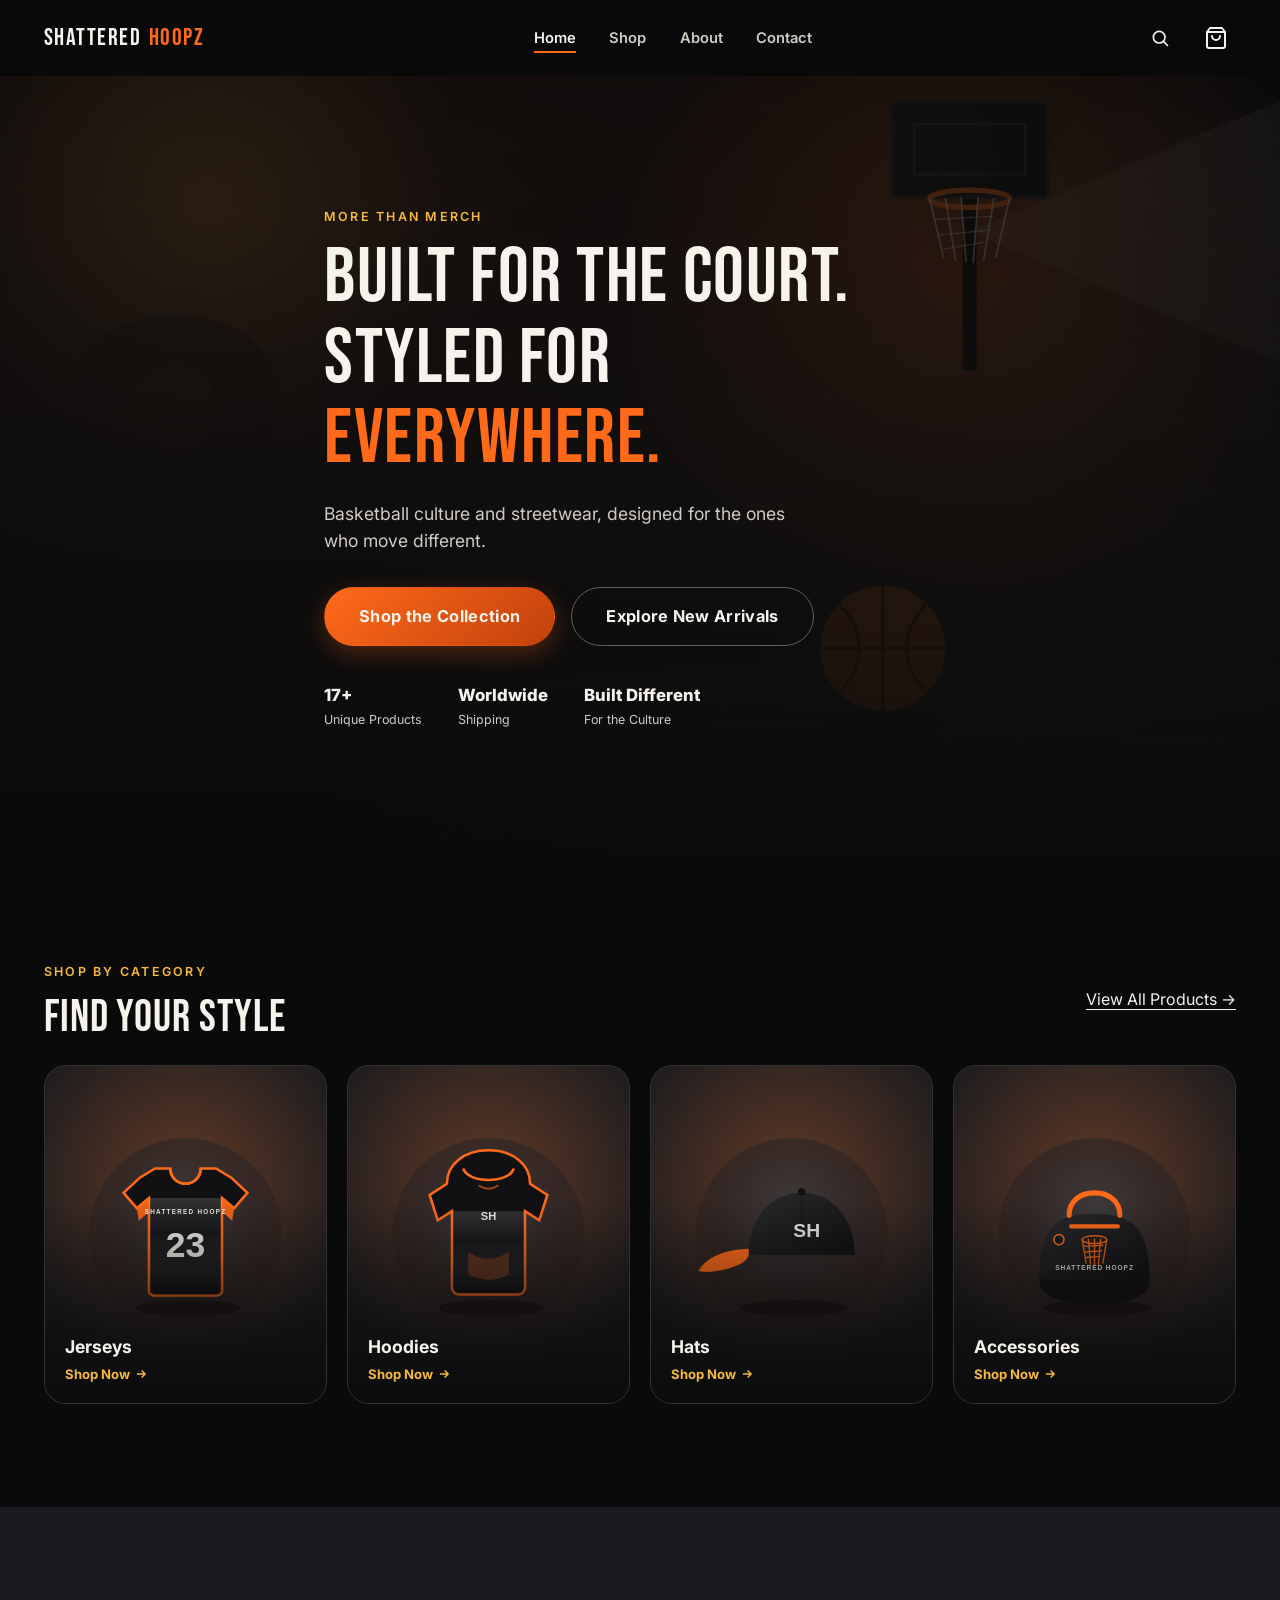
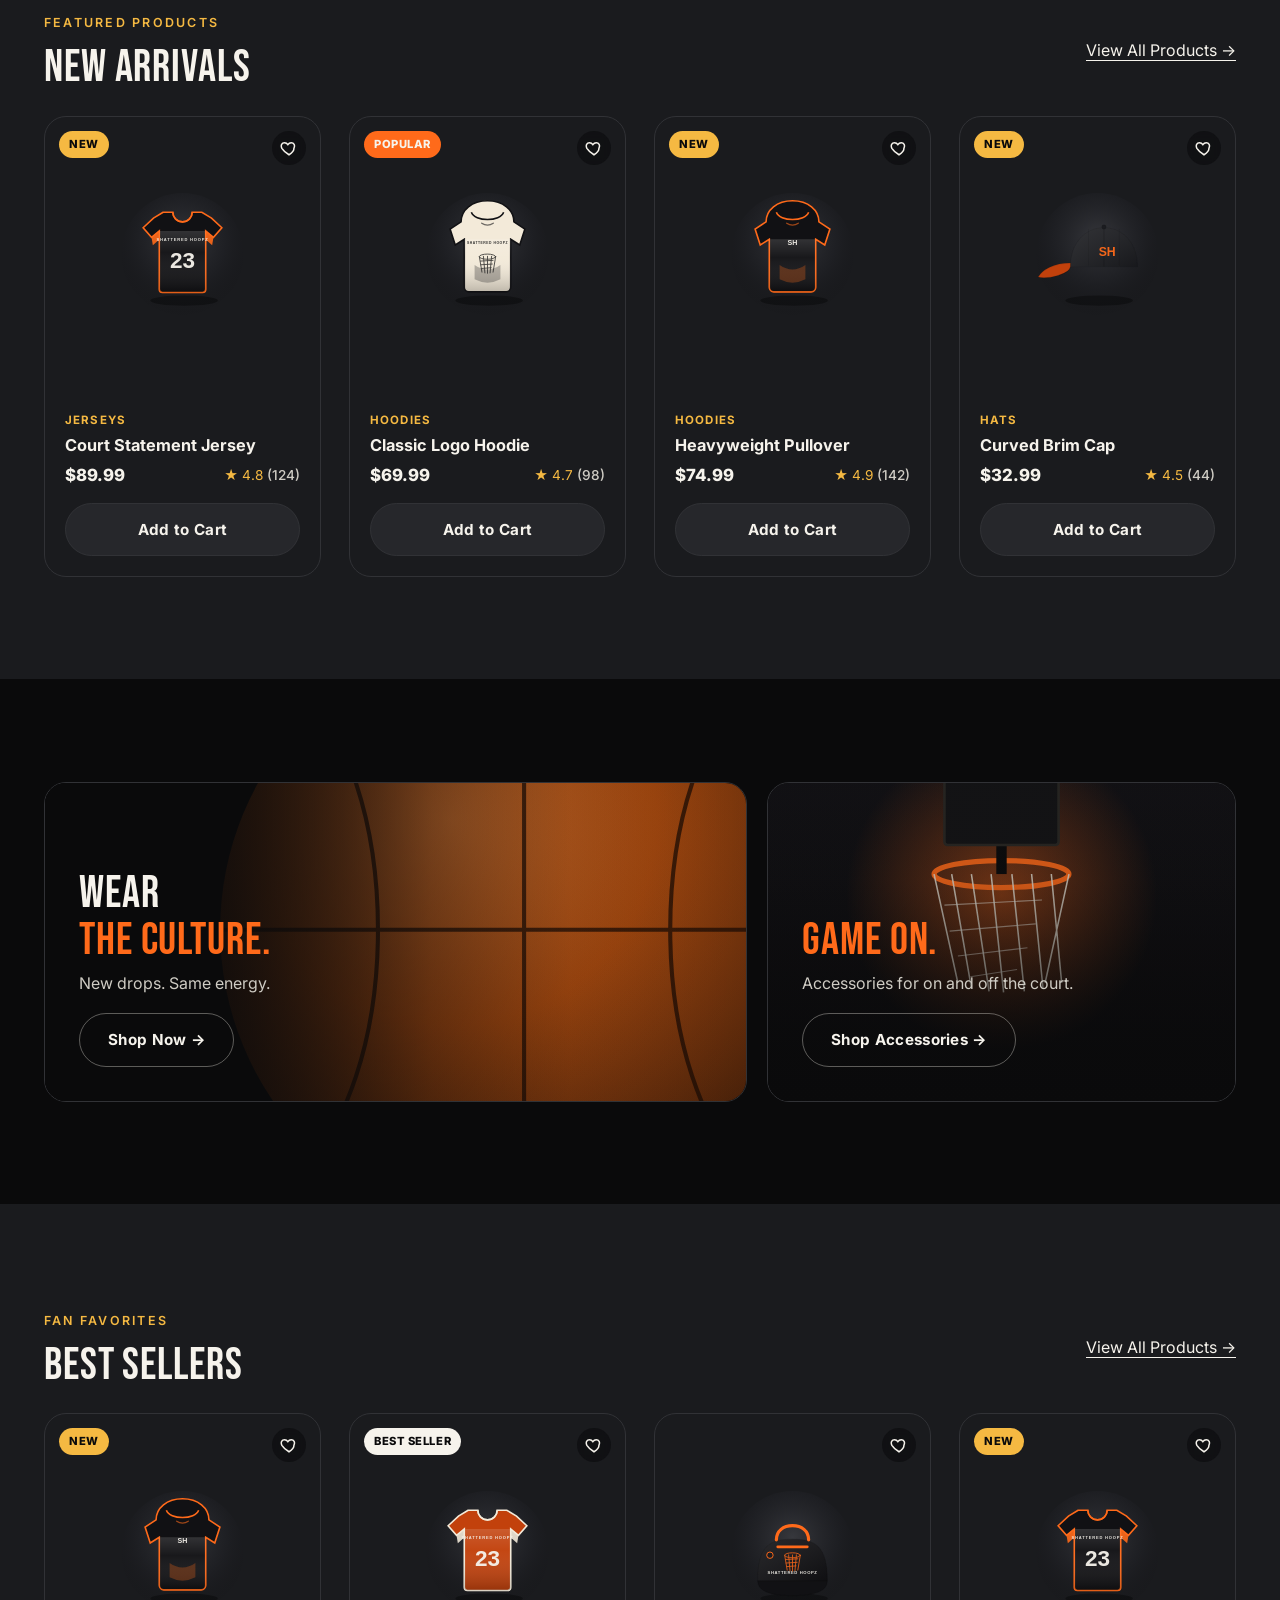
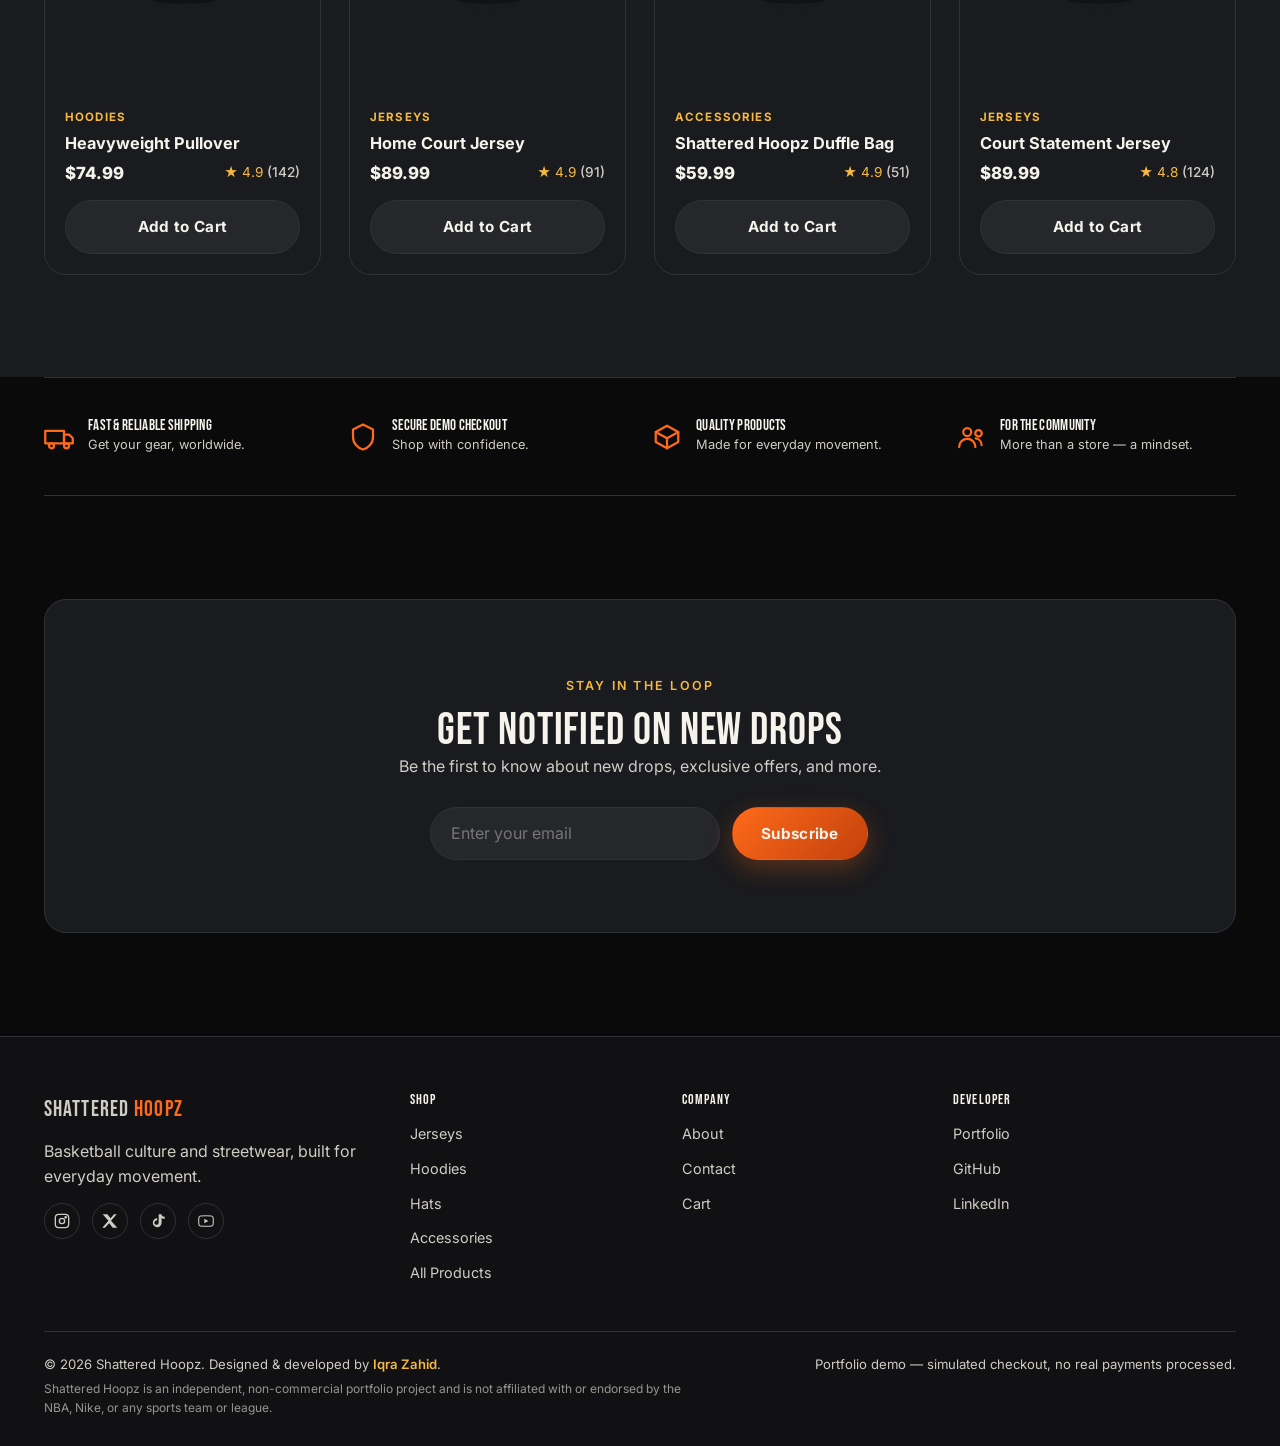
<file: index.html>
<!DOCTYPE html>
<html lang="en">
<head>
  <meta charset="UTF-8">
  <meta http-equiv="X-UA-Compatible" content="IE=edge">
  <meta name="viewport" content="width=device-width, initial-scale=1.0">
  <title>Shattered Hoopz | Basketball Streetwear</title>
  <meta name="description" content="Shattered Hoopz is a premium basketball-inspired streetwear concept store — jerseys, hoodies, hats, and accessories built for the court and the street.">
  <meta property="og:title" content="Shattered Hoopz | Basketball Streetwear">
  <meta property="og:description" content="Built for the court. Styled for everywhere. Shop the Shattered Hoopz collection.">
  <meta property="og:type" content="website">
  <link rel="icon" href="assets/images/icons/favicon.svg" type="image/svg+xml">
  <link rel="preconnect" href="https://fonts.googleapis.com">
  <link rel="preconnect" href="https://fonts.gstatic.com" crossorigin>
  <link href="https://fonts.googleapis.com/css2?family=Bebas+Neue&family=Inter:wght@400;500;600;700;800&display=swap" rel="stylesheet">
  <link rel="stylesheet" href="assets/css/styles.css">
</head>
<body>
  <a href="#main" class="skip-link">Skip to content</a>

  <header class="nav" data-site-header>
    <div class="nav__inner">
      <a href="index.html" class="nav__brand" aria-label="Shattered Hoopz home">SHATTERED <span>HOOPZ</span></a>
      <nav aria-label="Primary">
        <ul class="nav__links" id="nav-menu" data-nav-menu>
          <li><a href="index.html">Home</a></li>
          <li><a href="shop.html">Shop</a></li>
          <li><a href="about.html">About</a></li>
          <li><a href="contact.html">Contact</a></li>
        </ul>
      </nav>
      <div class="nav__actions">
        <div class="nav-search">
          <button type="button" class="nav-search__toggle" data-search-toggle aria-expanded="false" aria-label="Search products">
            <svg width="20" height="20" viewBox="0 0 24 24" fill="none" stroke="currentColor" stroke-width="2" stroke-linecap="round"><circle cx="11" cy="11" r="7"/><path d="m21 21-4.3-4.3"/></svg>
          </button>
          <form class="nav-search__form" data-search-form>
            <label for="nav-search-input" class="visually-hidden">Search products</label>
            <input id="nav-search-input" type="search" placeholder="Search products…">
          </form>
        </div>
        <a href="cart.html" class="cart-link" aria-label="View cart" data-cart-icon>
          <svg width="24" height="24" viewBox="0 0 24 24" fill="none" stroke="currentColor" stroke-width="2" stroke-linecap="round" stroke-linejoin="round"><path d="M6 2 3 6v14a2 2 0 0 0 2 2h14a2 2 0 0 0 2-2V6l-3-4Z"/><path d="M3 6h18"/><path d="M16 10a4 4 0 0 1-8 0"/></svg>
          <span class="cart-badge" data-cart-count>0</span>
        </a>
        <button class="nav__toggle" data-nav-toggle aria-expanded="false" aria-controls="nav-menu" aria-label="Toggle menu">
          <span></span><span></span><span></span>
        </button>
      </div>
    </div>
  </header>

  <main id="main">
    <section class="hero">
      <div class="hero__bg" aria-hidden="true">
        <img src="assets/images/hero/hero-scene.svg" alt="" loading="eager">
      </div>
      <div class="container hero__content">
        <p class="eyebrow">More Than Merch</p>
        <h1>Built for the Court.<br>Styled for <span style="color:var(--accent);">Everywhere.</span></h1>
        <p class="lede">Basketball culture and streetwear, designed for the ones who move different.</p>
        <div class="hero__actions">
          <a href="shop.html" class="btn btn--primary btn--lg">Shop the Collection</a>
          <a href="shop.html?sort=newest" class="btn btn--ghost btn--lg">Explore New Arrivals</a>
        </div>
        <div class="hero__stats">
          <div><strong>17+</strong><span>Unique Products</span></div>
          <div><strong>Worldwide</strong><span>Shipping</span></div>
          <div><strong>Built Different</strong><span>For the Culture</span></div>
        </div>
      </div>
    </section>

    <section class="section" data-reveal>
      <div class="container">
        <div class="shop-toolbar" style="margin-bottom:1.5rem;">
          <div class="section-head" style="margin-bottom:0;">
            <p class="eyebrow">Shop by Category</p>
            <h2>Find Your Style</h2>
          </div>
          <a href="shop.html" class="shop-now" style="text-decoration:underline;text-underline-offset:4px;">View All Products →</a>
        </div>
        <div class="grid category-grid">
          <a class="category-card" href="shop.html?category=jerseys">
            <div class="category-card__bg"><img src="assets/images/products/jersey-black.svg" alt=""></div>
            <div class="category-card__label">
              <h3>Jerseys</h3>
              <span class="shop-now">Shop Now <svg width="14" height="14" viewBox="0 0 24 24" fill="none" stroke="currentColor" stroke-width="2.5"><path d="M5 12h14M13 6l6 6-6 6"/></svg></span>
            </div>
          </a>
          <a class="category-card" href="shop.html?category=hoodies">
            <div class="category-card__bg"><img src="assets/images/products/hoodie-black.svg" alt=""></div>
            <div class="category-card__label">
              <h3>Hoodies</h3>
              <span class="shop-now">Shop Now <svg width="14" height="14" viewBox="0 0 24 24" fill="none" stroke="currentColor" stroke-width="2.5"><path d="M5 12h14M13 6l6 6-6 6"/></svg></span>
            </div>
          </a>
          <a class="category-card" href="shop.html?category=hats">
            <div class="category-card__bg"><img src="assets/images/products/cap-black.svg" alt=""></div>
            <div class="category-card__label">
              <h3>Hats</h3>
              <span class="shop-now">Shop Now <svg width="14" height="14" viewBox="0 0 24 24" fill="none" stroke="currentColor" stroke-width="2.5"><path d="M5 12h14M13 6l6 6-6 6"/></svg></span>
            </div>
          </a>
          <a class="category-card" href="shop.html?category=accessories">
            <div class="category-card__bg"><img src="assets/images/products/bag.svg" alt=""></div>
            <div class="category-card__label">
              <h3>Accessories</h3>
              <span class="shop-now">Shop Now <svg width="14" height="14" viewBox="0 0 24 24" fill="none" stroke="currentColor" stroke-width="2.5"><path d="M5 12h14M13 6l6 6-6 6"/></svg></span>
            </div>
          </a>
        </div>
      </div>
    </section>

    <section class="section section--alt" data-reveal>
      <div class="container">
        <div class="shop-toolbar" style="margin-bottom:1.5rem;">
          <div class="section-head" style="margin-bottom:0;">
            <p class="eyebrow">Featured Products</p>
            <h2>New Arrivals</h2>
          </div>
          <a href="shop.html?sort=newest" style="text-decoration:underline;text-underline-offset:4px;">View All Products →</a>
        </div>
        <div class="grid grid--products" data-new-arrivals-grid></div>
      </div>
    </section>

    <section class="section" data-reveal>
      <div class="container">
        <div class="campaign-grid">
          <div class="campaign-tile">
            <div class="campaign-tile__bg"><img src="assets/images/editorial/campaign-culture.svg" alt="" loading="lazy"></div>
            <div class="campaign-tile__content">
              <h2>Wear<br><span>the Culture.</span></h2>
              <p>New drops. Same energy.</p>
              <a href="shop.html?sort=newest" class="btn btn--ghost">Shop Now →</a>
            </div>
          </div>
          <div class="campaign-tile campaign-tile--right">
            <div class="campaign-tile__bg"><img src="assets/images/editorial/campaign-gameon.svg" alt="" loading="lazy"></div>
            <div class="campaign-tile__content">
              <h2><span>Game On.</span></h2>
              <p>Accessories for on and off the court.</p>
              <a href="shop.html?category=accessories" class="btn btn--ghost">Shop Accessories →</a>
            </div>
          </div>
        </div>
      </div>
    </section>

    <section class="section section--alt" data-reveal>
      <div class="container">
        <div class="shop-toolbar" style="margin-bottom:1.5rem;">
          <div class="section-head" style="margin-bottom:0;">
            <p class="eyebrow">Fan Favorites</p>
            <h2>Best Sellers</h2>
          </div>
          <a href="shop.html?sort=rating" style="text-decoration:underline;text-underline-offset:4px;">View All Products →</a>
        </div>
        <div class="grid grid--products" data-best-sellers-grid></div>
      </div>
    </section>

    <section class="container" data-reveal>
      <div class="benefit-strip">
        <div class="benefit-item">
          <svg width="30" height="30" viewBox="0 0 24 24" fill="none" stroke="currentColor" stroke-width="1.8" stroke-linecap="round" stroke-linejoin="round"><rect x="1" y="7" width="15" height="10"/><path d="M16 10h4l3 3v4h-7z"/><circle cx="6" cy="19" r="2"/><circle cx="18" cy="19" r="2"/></svg>
          <div><h4>Fast &amp; Reliable Shipping</h4><p>Get your gear, worldwide.</p></div>
        </div>
        <div class="benefit-item">
          <svg width="30" height="30" viewBox="0 0 24 24" fill="none" stroke="currentColor" stroke-width="1.8" stroke-linecap="round" stroke-linejoin="round"><path d="M12 2 4 6v6c0 5 3.6 8.7 8 10 4.4-1.3 8-5 8-10V6Z"/></svg>
          <div><h4>Secure Demo Checkout</h4><p>Shop with confidence.</p></div>
        </div>
        <div class="benefit-item">
          <svg width="30" height="30" viewBox="0 0 24 24" fill="none" stroke="currentColor" stroke-width="1.8" stroke-linecap="round" stroke-linejoin="round"><path d="m21 8-9-5-9 5 9 5 9-5Z"/><path d="M3 8v8l9 5 9-5V8"/><path d="M12 13v8"/></svg>
          <div><h4>Quality Products</h4><p>Made for everyday movement.</p></div>
        </div>
        <div class="benefit-item">
          <svg width="30" height="30" viewBox="0 0 24 24" fill="none" stroke="currentColor" stroke-width="1.8" stroke-linecap="round" stroke-linejoin="round"><circle cx="9" cy="8" r="3.2"/><path d="M2.5 20c0-4 3-6.5 6.5-6.5S15.5 16 15.5 20"/><circle cx="18" cy="9" r="2.6"/><path d="M15.8 13.2c2.6.3 4.7 2.5 4.7 5.3"/></svg>
          <div><h4>For the Community</h4><p>More than a store — a mindset.</p></div>
        </div>
      </div>
    </section>

    <section class="section" data-reveal>
      <div class="container">
        <div class="newsletter">
          <p class="eyebrow">Stay in the Loop</p>
          <h2>Get Notified on New Drops</h2>
          <p>Be the first to know about new drops, exclusive offers, and more.</p>
          <form data-newsletter-form>
            <label for="newsletter-email" class="visually-hidden">Email address</label>
            <input id="newsletter-email" type="email" required placeholder="Enter your email">
            <button type="submit" class="btn btn--primary">Subscribe</button>
          </form>
        </div>
      </div>
    </section>
  </main>

  <footer class="site-footer">
    <div class="container">
      <div class="footer-grid">
        <div>
          <p class="footer-brand">SHATTERED <span>HOOPZ</span></p>
          <p>Basketball culture and streetwear, built for everyday movement.</p>
          <div class="footer-social">
            <a href="#" aria-label="Instagram"><svg width="16" height="16" viewBox="0 0 24 24" fill="none" stroke="currentColor" stroke-width="2"><rect x="2" y="2" width="20" height="20" rx="5"/><circle cx="12" cy="12" r="4"/><circle cx="17.5" cy="6.5" r="1"/></svg></a>
            <a href="#" aria-label="Twitter / X"><svg width="16" height="16" viewBox="0 0 24 24" fill="currentColor"><path d="M18 2h4l-8.5 9.7L23 22h-6.9l-5.4-6.6L4.5 22H0.5l9.1-10.4L1 2h7l4.9 6z"/></svg></a>
            <a href="#" aria-label="TikTok"><svg width="16" height="16" viewBox="0 0 24 24" fill="currentColor"><path d="M14 2h3.2c.3 2 1.7 3.6 4.8 3.8V9c-1.7 0-3.3-.5-4.6-1.4v7.2A6.6 6.6 0 1 1 10.8 8v3.4a3.2 3.2 0 1 0 2.2 3V2Z"/></svg></a>
            <a href="#" aria-label="YouTube"><svg width="16" height="16" viewBox="0 0 24 24" fill="currentColor"><path d="M9.5 8.5v7l6-3.5Z"/><path d="M23 12s0-3.6-.46-5.3a3 3 0 0 0-2.1-2.1C18.7 4 12 4 12 4s-6.7 0-8.44.6a3 3 0 0 0-2.1 2.1C1 8.4 1 12 1 12s0 3.6.46 5.3a3 3 0 0 0 2.1 2.1C5.3 20 12 20 12 20s6.7 0 8.44-.6a3 3 0 0 0 2.1-2.1C23 15.6 23 12 23 12Z" fill="none" stroke="currentColor" stroke-width="1.6"/></svg></a>
          </div>
        </div>
        <div class="footer-col">
          <h4>Shop</h4>
          <ul>
            <li><a href="shop.html?category=jerseys">Jerseys</a></li>
            <li><a href="shop.html?category=hoodies">Hoodies</a></li>
            <li><a href="shop.html?category=hats">Hats</a></li>
            <li><a href="shop.html?category=accessories">Accessories</a></li>
            <li><a href="shop.html">All Products</a></li>
          </ul>
        </div>
        <div class="footer-col">
          <h4>Company</h4>
          <ul>
            <li><a href="about.html">About</a></li>
            <li><a href="contact.html">Contact</a></li>
            <li><a href="cart.html">Cart</a></li>
          </ul>
        </div>
        <div class="footer-col">
          <h4>Developer</h4>
          <ul>
            <li><a href="https://iqrazahid.netlify.app" target="_blank" rel="noopener">Portfolio</a></li>
            <li><a href="https://github.com/Iqra-Z" target="_blank" rel="noopener">GitHub</a></li>
            <li><a href="https://www.linkedin.com/in/iqrazahid" target="_blank" rel="noopener">LinkedIn</a></li>
          </ul>
        </div>
      </div>
      <div class="footer-bottom">
        <p>&copy; <span data-year></span> Shattered Hoopz. Designed &amp; developed by <a href="https://iqrazahid.netlify.app" target="_blank" rel="noopener">Iqra Zahid</a>.</p>
        <p>Portfolio demo — simulated checkout, no real payments processed.</p>
      </div>
      <p class="footer-note">Shattered Hoopz is an independent, non-commercial portfolio project and is not affiliated with or endorsed by the NBA, Nike, or any sports team or league.</p>
    </div>
  </footer>

  <script src="assets/js/products.js"></script>
  <script src="assets/js/cart.js"></script>
  <script src="assets/js/modal.js"></script>
  <script src="assets/js/main.js"></script>
</body>
</html>
</file>
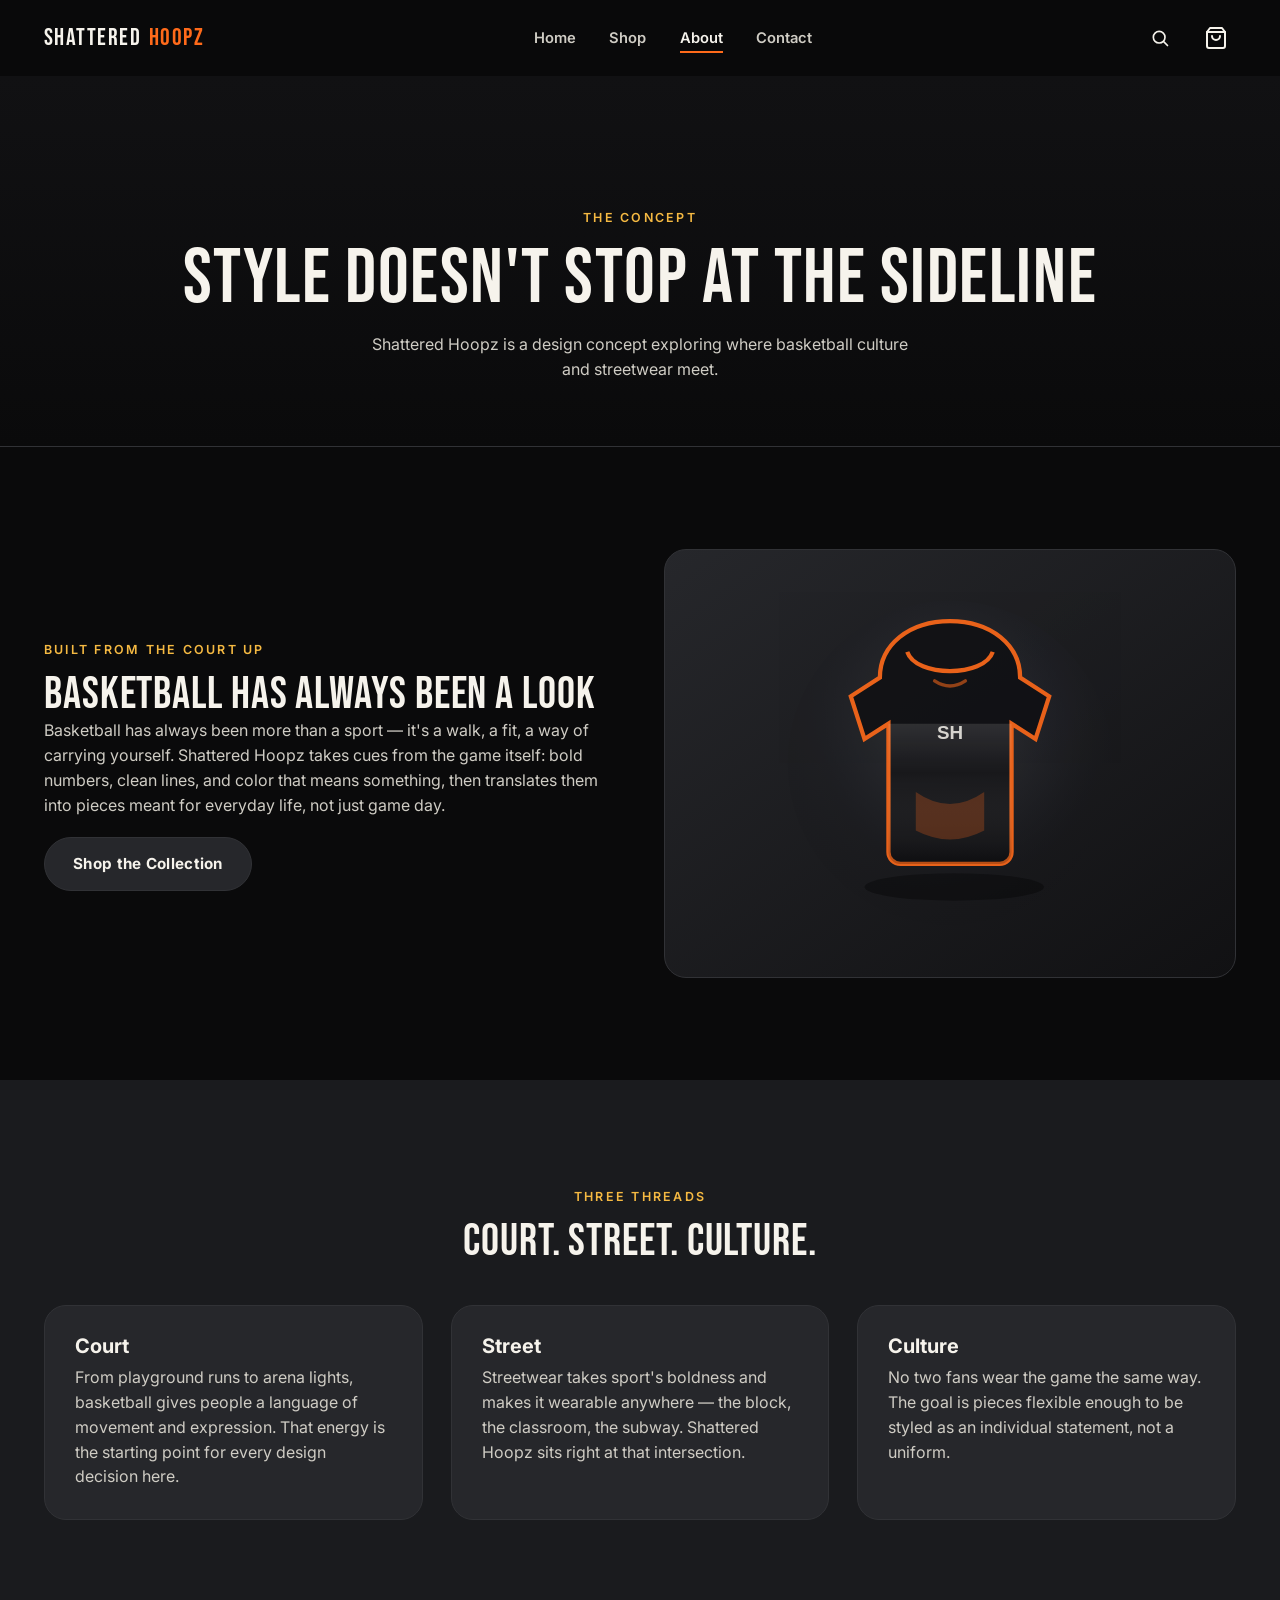
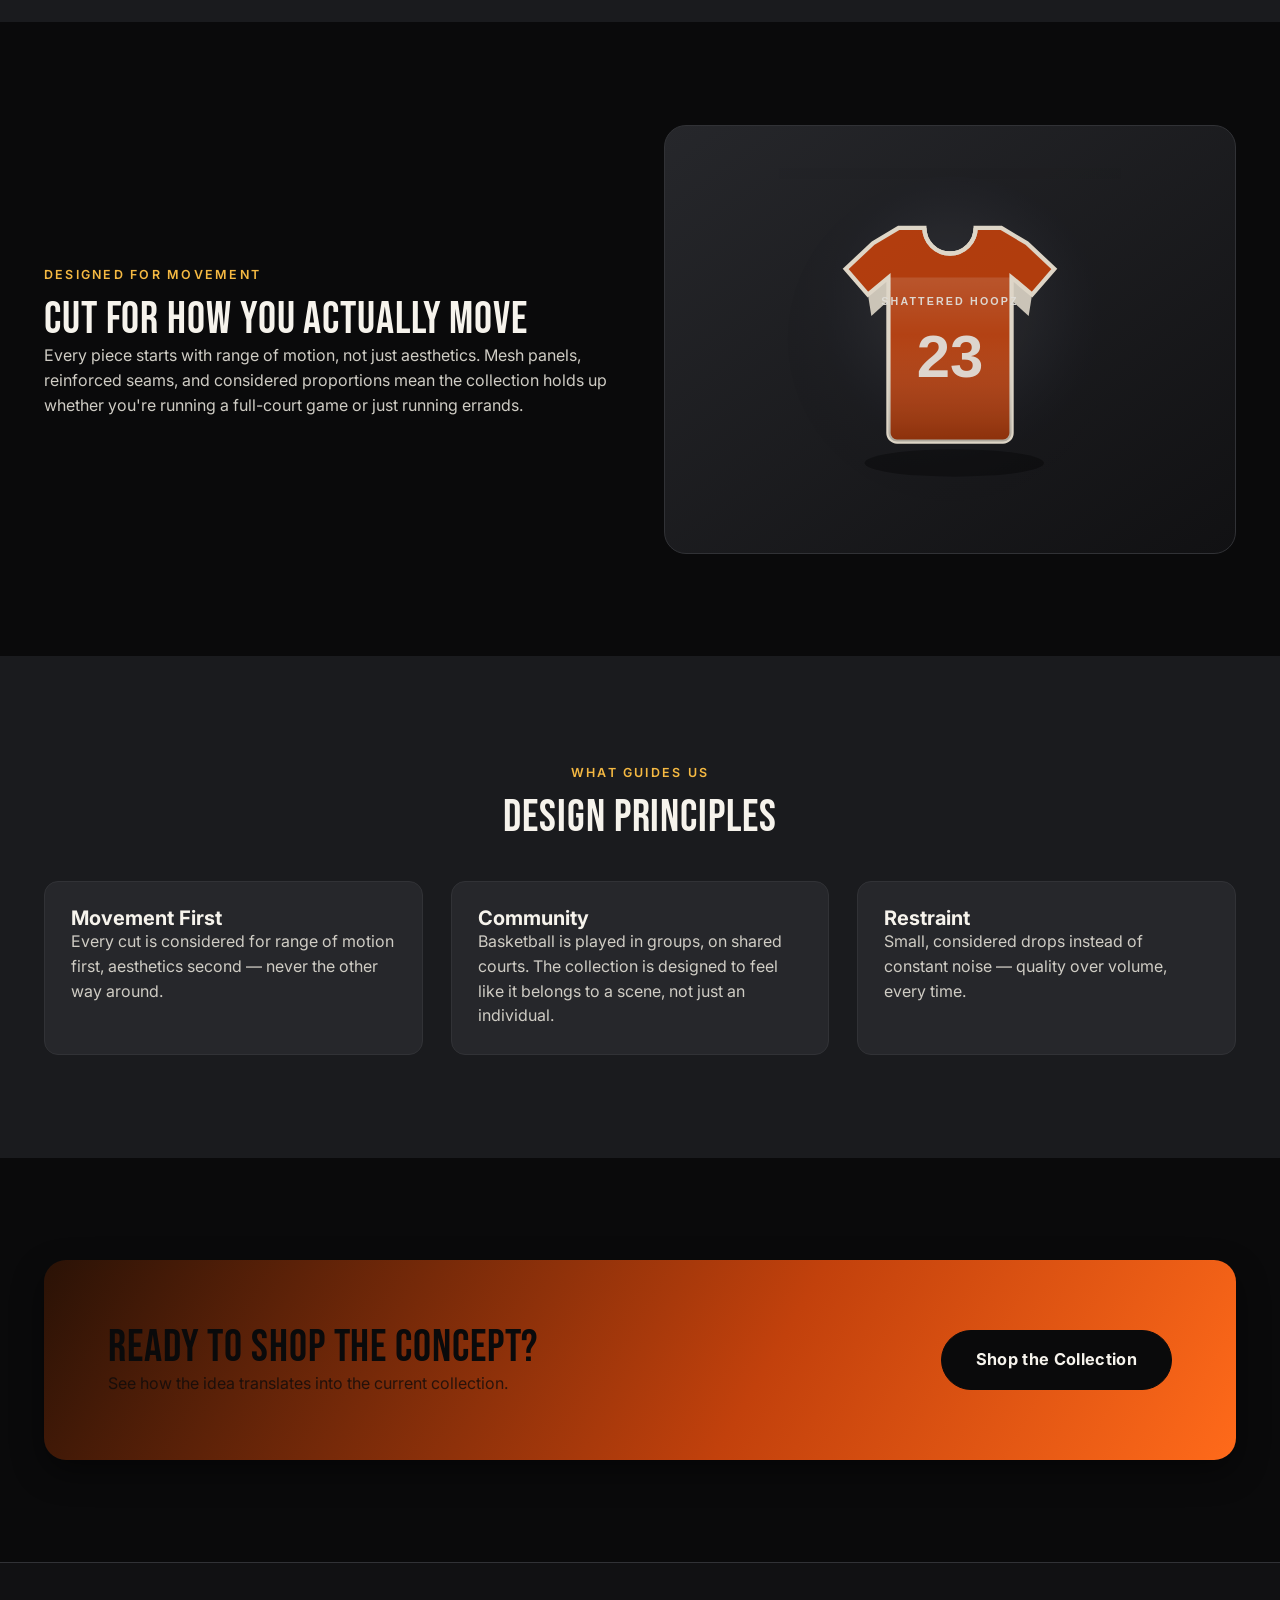
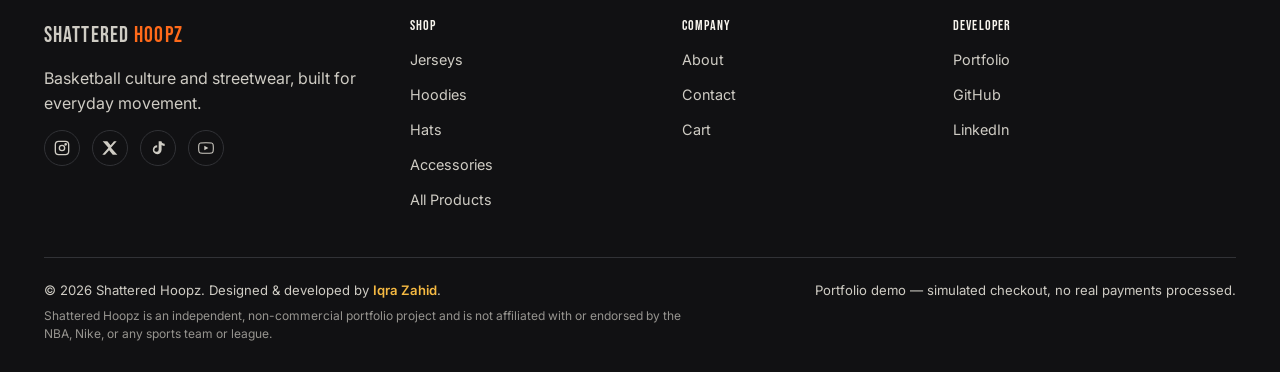
<file: about.html>
<!DOCTYPE html>
<html lang="en">
<head>
  <meta charset="UTF-8">
  <meta http-equiv="X-UA-Compatible" content="IE=edge">
  <meta name="viewport" content="width=device-width, initial-scale=1.0">
  <title>About | Shattered Hoopz</title>
  <meta name="description" content="The story and design principles behind Shattered Hoopz, a basketball-inspired streetwear concept.">
  <link rel="icon" href="assets/images/icons/favicon.svg" type="image/svg+xml">
  <link rel="preconnect" href="https://fonts.googleapis.com">
  <link rel="preconnect" href="https://fonts.gstatic.com" crossorigin>
  <link href="https://fonts.googleapis.com/css2?family=Bebas+Neue&family=Inter:wght@400;500;600;700;800&display=swap" rel="stylesheet">
  <link rel="stylesheet" href="assets/css/styles.css">

</head>
<body>
  <a href="#main" class="skip-link">Skip to content</a>
  <header class="nav" data-site-header>
    <div class="nav__inner">
      <a href="index.html" class="nav__brand" aria-label="Shattered Hoopz home">SHATTERED <span>HOOPZ</span></a>
      <nav aria-label="Primary">
        <ul class="nav__links" id="nav-menu" data-nav-menu>
          <li><a href="index.html">Home</a></li>
          <li><a href="shop.html">Shop</a></li>
          <li><a href="about.html">About</a></li>
          <li><a href="contact.html">Contact</a></li>
        </ul>
      </nav>
      <div class="nav__actions">
        <div class="nav-search">
          <button type="button" class="nav-search__toggle" data-search-toggle aria-expanded="false" aria-label="Search products">
            <svg width="20" height="20" viewBox="0 0 24 24" fill="none" stroke="currentColor" stroke-width="2" stroke-linecap="round"><circle cx="11" cy="11" r="7"/><path d="m21 21-4.3-4.3"/></svg>
          </button>
          <form class="nav-search__form" data-search-form>
            <label for="nav-search-input" class="visually-hidden">Search products</label>
            <input id="nav-search-input" type="search" placeholder="Search products…">
          </form>
        </div>
        <a href="cart.html" class="cart-link" aria-label="View cart" data-cart-icon>
          <svg width="24" height="24" viewBox="0 0 24 24" fill="none" stroke="currentColor" stroke-width="2" stroke-linecap="round" stroke-linejoin="round"><path d="M6 2 3 6v14a2 2 0 0 0 2 2h14a2 2 0 0 0 2-2V6l-3-4Z"/><path d="M3 6h18"/><path d="M16 10a4 4 0 0 1-8 0"/></svg>
          <span class="cart-badge" data-cart-count>0</span>
        </a>
        <button class="nav__toggle" data-nav-toggle aria-expanded="false" aria-controls="nav-menu" aria-label="Toggle menu">
          <span></span><span></span><span></span>
        </button>
      </div>
    </div>
  </header>
  <main id="main">
    <section class="page-hero">
      <div class="container">
        <p class="eyebrow">The Concept</p>
        <h1>Style Doesn't Stop at the Sideline</h1>
        <p>Shattered Hoopz is a design concept exploring where basketball culture and streetwear meet.</p>
      </div>
    </section>

    <section class="section" data-reveal>
      <div class="container brand-story">
        <div>
          <p class="eyebrow">Built From the Court Up</p>
          <h2>Basketball Has Always Been a Look</h2>
          <p>Basketball has always been more than a sport — it's a walk, a fit, a way of carrying yourself. Shattered Hoopz takes cues from the game itself: bold numbers, clean lines, and color that means something, then translates them into pieces meant for everyday life, not just game day.</p>
          <a href="shop.html" class="btn btn--secondary" style="margin-top:1.25rem;">Shop the Collection</a>
        </div>
        <div class="brand-story__art">
          <img src="assets/images/products/hoodie-black.svg" alt="">
        </div>
      </div>
    </section>

    <section class="section section--alt" data-reveal>
      <div class="container">
        <div class="section-head section-head--center">
          <p class="eyebrow">Three Threads</p>
          <h2>Court. Street. Culture.</h2>
        </div>
        <div class="grid why-grid">
          <div class="why-card">
            <h3>Court</h3>
            <p>From playground runs to arena lights, basketball gives people a language of movement and expression. That energy is the starting point for every design decision here.</p>
          </div>
          <div class="why-card">
            <h3>Street</h3>
            <p>Streetwear takes sport's boldness and makes it wearable anywhere — the block, the classroom, the subway. Shattered Hoopz sits right at that intersection.</p>
          </div>
          <div class="why-card">
            <h3>Culture</h3>
            <p>No two fans wear the game the same way. The goal is pieces flexible enough to be styled as an individual statement, not a uniform.</p>
          </div>
        </div>
      </div>
    </section>

    <section class="section" data-reveal>
      <div class="container brand-story">
        <div class="brand-story__art" style="order:2;">
          <img src="assets/images/products/jersey-orange.svg" alt="">
        </div>
        <div style="order:1;">
          <p class="eyebrow">Designed for Movement</p>
          <h2>Cut for How You Actually Move</h2>
          <p>Every piece starts with range of motion, not just aesthetics. Mesh panels, reinforced seams, and considered proportions mean the collection holds up whether you're running a full-court game or just running errands.</p>
        </div>
      </div>
    </section>

    <section class="section section--alt" data-reveal>
      <div class="container">
        <div class="section-head section-head--center">
          <p class="eyebrow">What Guides Us</p>
          <h2>Design Principles</h2>
        </div>
        <div class="grid value-grid">
          <div class="value-card">
            <h3>Movement First</h3>
            <p>Every cut is considered for range of motion first, aesthetics second — never the other way around.</p>
          </div>
          <div class="value-card">
            <h3>Community</h3>
            <p>Basketball is played in groups, on shared courts. The collection is designed to feel like it belongs to a scene, not just an individual.</p>
          </div>
          <div class="value-card">
            <h3>Restraint</h3>
            <p>Small, considered drops instead of constant noise — quality over volume, every time.</p>
          </div>
        </div>
      </div>
    </section>

    <section class="section" data-reveal>
      <div class="container">
        <div class="promo-banner">
          <div>
            <h2>Ready to Shop the Concept?</h2>
            <p>See how the idea translates into the current collection.</p>
          </div>
          <a href="shop.html" class="btn btn--secondary btn--lg" style="background:var(--black);border-color:var(--black);">Shop the Collection</a>
        </div>
      </div>
    </section>
  </main>
  <footer class="site-footer">
    <div class="container">
      <div class="footer-grid">
        <div>
          <p class="footer-brand">SHATTERED <span>HOOPZ</span></p>
          <p>Basketball culture and streetwear, built for everyday movement.</p>
          <div class="footer-social">
            <a href="#" aria-label="Instagram"><svg width="16" height="16" viewBox="0 0 24 24" fill="none" stroke="currentColor" stroke-width="2"><rect x="2" y="2" width="20" height="20" rx="5"/><circle cx="12" cy="12" r="4"/><circle cx="17.5" cy="6.5" r="1"/></svg></a>
            <a href="#" aria-label="Twitter / X"><svg width="16" height="16" viewBox="0 0 24 24" fill="currentColor"><path d="M18 2h4l-8.5 9.7L23 22h-6.9l-5.4-6.6L4.5 22H0.5l9.1-10.4L1 2h7l4.9 6z"/></svg></a>
            <a href="#" aria-label="TikTok"><svg width="16" height="16" viewBox="0 0 24 24" fill="currentColor"><path d="M14 2h3.2c.3 2 1.7 3.6 4.8 3.8V9c-1.7 0-3.3-.5-4.6-1.4v7.2A6.6 6.6 0 1 1 10.8 8v3.4a3.2 3.2 0 1 0 2.2 3V2Z"/></svg></a>
            <a href="#" aria-label="YouTube"><svg width="16" height="16" viewBox="0 0 24 24" fill="currentColor"><path d="M9.5 8.5v7l6-3.5Z"/><path d="M23 12s0-3.6-.46-5.3a3 3 0 0 0-2.1-2.1C18.7 4 12 4 12 4s-6.7 0-8.44.6a3 3 0 0 0-2.1 2.1C1 8.4 1 12 1 12s0 3.6.46 5.3a3 3 0 0 0 2.1 2.1C5.3 20 12 20 12 20s6.7 0 8.44-.6a3 3 0 0 0 2.1-2.1C23 15.6 23 12 23 12Z" fill="none" stroke="currentColor" stroke-width="1.6"/></svg></a>
          </div>
        </div>
        <div class="footer-col">
          <h4>Shop</h4>
          <ul>
            <li><a href="shop.html?category=jerseys">Jerseys</a></li>
            <li><a href="shop.html?category=hoodies">Hoodies</a></li>
            <li><a href="shop.html?category=hats">Hats</a></li>
            <li><a href="shop.html?category=accessories">Accessories</a></li>
            <li><a href="shop.html">All Products</a></li>
          </ul>
        </div>
        <div class="footer-col">
          <h4>Company</h4>
          <ul>
            <li><a href="about.html">About</a></li>
            <li><a href="contact.html">Contact</a></li>
            <li><a href="cart.html">Cart</a></li>
          </ul>
        </div>
        <div class="footer-col">
          <h4>Developer</h4>
          <ul>
            <li><a href="https://iqrazahid.netlify.app" target="_blank" rel="noopener">Portfolio</a></li>
            <li><a href="https://github.com/Iqra-Z" target="_blank" rel="noopener">GitHub</a></li>
            <li><a href="https://www.linkedin.com/in/iqrazahid" target="_blank" rel="noopener">LinkedIn</a></li>
          </ul>
        </div>
      </div>
      <div class="footer-bottom">
        <p>&copy; <span data-year></span> Shattered Hoopz. Designed &amp; developed by <a href="https://iqrazahid.netlify.app" target="_blank" rel="noopener">Iqra Zahid</a>.</p>
        <p>Portfolio demo — simulated checkout, no real payments processed.</p>
      </div>
      <p class="footer-note">Shattered Hoopz is an independent, non-commercial portfolio project and is not affiliated with or endorsed by the NBA, Nike, or any sports team or league.</p>
    </div>
  </footer>
  <script src="assets/js/products.js"></script>
  <script src="assets/js/cart.js"></script>
  <script src="assets/js/main.js"></script>
</body>
</html>
</file>
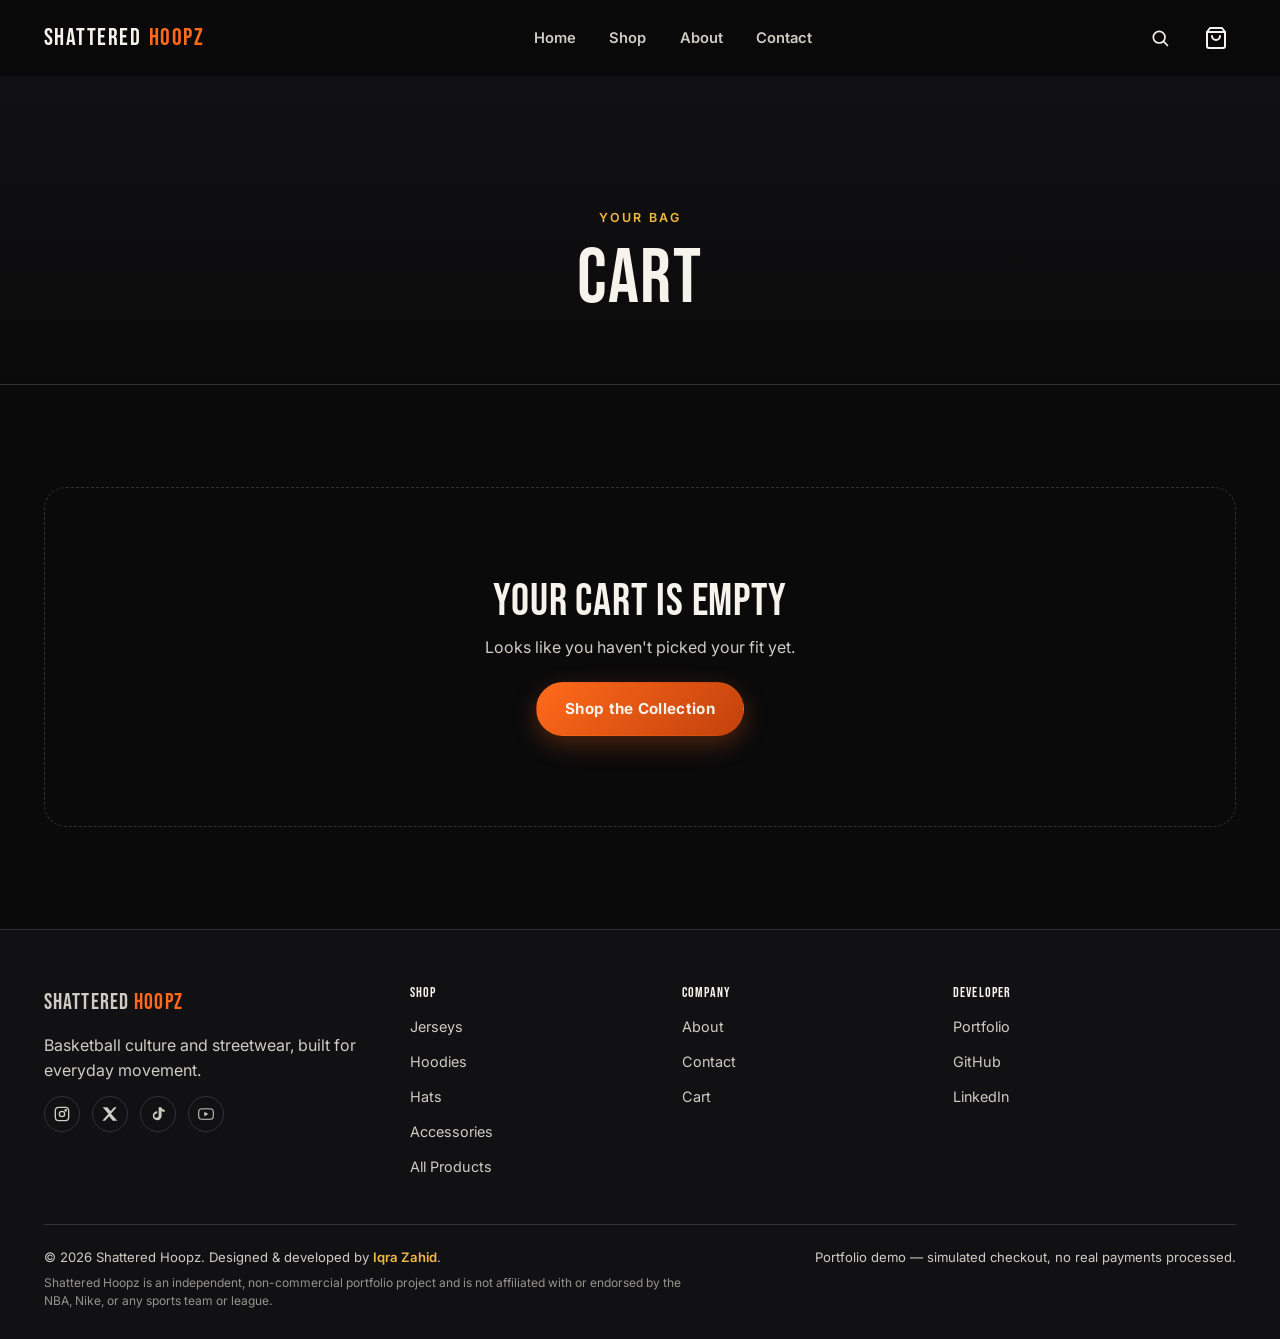
<file: cart.html>
<!DOCTYPE html>
<html lang="en">
<head>
  <meta charset="UTF-8">
  <meta http-equiv="X-UA-Compatible" content="IE=edge">
  <meta name="viewport" content="width=device-width, initial-scale=1.0">
  <title>Cart | Shattered Hoopz</title>
  <meta name="description" content="Review your Shattered Hoopz cart before checkout.">
  <link rel="icon" href="assets/images/icons/favicon.svg" type="image/svg+xml">
  <link rel="preconnect" href="https://fonts.googleapis.com">
  <link rel="preconnect" href="https://fonts.gstatic.com" crossorigin>
  <link href="https://fonts.googleapis.com/css2?family=Bebas+Neue&family=Inter:wght@400;500;600;700;800&display=swap" rel="stylesheet">
  <link rel="stylesheet" href="assets/css/styles.css">

</head>
<body>
  <a href="#main" class="skip-link">Skip to content</a>
  <header class="nav" data-site-header>
    <div class="nav__inner">
      <a href="index.html" class="nav__brand" aria-label="Shattered Hoopz home">SHATTERED <span>HOOPZ</span></a>
      <nav aria-label="Primary">
        <ul class="nav__links" id="nav-menu" data-nav-menu>
          <li><a href="index.html">Home</a></li>
          <li><a href="shop.html">Shop</a></li>
          <li><a href="about.html">About</a></li>
          <li><a href="contact.html">Contact</a></li>
        </ul>
      </nav>
      <div class="nav__actions">
        <div class="nav-search">
          <button type="button" class="nav-search__toggle" data-search-toggle aria-expanded="false" aria-label="Search products">
            <svg width="20" height="20" viewBox="0 0 24 24" fill="none" stroke="currentColor" stroke-width="2" stroke-linecap="round"><circle cx="11" cy="11" r="7"/><path d="m21 21-4.3-4.3"/></svg>
          </button>
          <form class="nav-search__form" data-search-form>
            <label for="nav-search-input" class="visually-hidden">Search products</label>
            <input id="nav-search-input" type="search" placeholder="Search products…">
          </form>
        </div>
        <a href="cart.html" class="cart-link" aria-label="View cart" data-cart-icon>
          <svg width="24" height="24" viewBox="0 0 24 24" fill="none" stroke="currentColor" stroke-width="2" stroke-linecap="round" stroke-linejoin="round"><path d="M6 2 3 6v14a2 2 0 0 0 2 2h14a2 2 0 0 0 2-2V6l-3-4Z"/><path d="M3 6h18"/><path d="M16 10a4 4 0 0 1-8 0"/></svg>
          <span class="cart-badge" data-cart-count>0</span>
        </a>
        <button class="nav__toggle" data-nav-toggle aria-expanded="false" aria-controls="nav-menu" aria-label="Toggle menu">
          <span></span><span></span><span></span>
        </button>
      </div>
    </div>
  </header>
  <main id="main">
    <section class="page-hero">
      <div class="container">
        <p class="eyebrow">Your Bag</p>
        <h1>Cart</h1>
      </div>
    </section>

    <section class="section">
      <div class="container">
        <div class="cart-empty" data-cart-empty hidden>
          <h2>Your Cart is Empty</h2>
          <p>Looks like you haven't picked your fit yet.</p>
          <a href="shop.html" class="btn btn--primary">Shop the Collection</a>
        </div>

        <div class="cart-layout">
          <ul class="cart-list" data-cart-list aria-label="Items in your cart"></ul>

          <aside class="cart-summary" data-cart-summary hidden>
            <h3>Order Summary</h3>
            <div class="shipping-progress" aria-hidden="true">
              <div class="shipping-progress__bar" data-shipping-bar></div>
            </div>
            <p class="shipping-note" data-shipping-note></p>
            <div class="summary-row">
              <span>Subtotal</span>
              <span data-cart-subtotal>$0.00</span>
            </div>
            <div class="summary-row">
              <span>Shipping</span>
              <span>FREE</span>
            </div>
            <div class="summary-row summary-row--total">
              <span>Total</span>
              <span data-cart-total>$0.00</span>
            </div>
            <button type="button" class="btn btn--primary btn--full" data-checkout style="margin-top:18px;">Proceed to Checkout</button>
            <a href="shop.html" class="btn btn--ghost btn--full" style="margin-top:10px;">Continue Shopping</a>
          </aside>
        </div>
      </div>
    </section>
  </main>
  <footer class="site-footer">
    <div class="container">
      <div class="footer-grid">
        <div>
          <p class="footer-brand">SHATTERED <span>HOOPZ</span></p>
          <p>Basketball culture and streetwear, built for everyday movement.</p>
          <div class="footer-social">
            <a href="#" aria-label="Instagram"><svg width="16" height="16" viewBox="0 0 24 24" fill="none" stroke="currentColor" stroke-width="2"><rect x="2" y="2" width="20" height="20" rx="5"/><circle cx="12" cy="12" r="4"/><circle cx="17.5" cy="6.5" r="1"/></svg></a>
            <a href="#" aria-label="Twitter / X"><svg width="16" height="16" viewBox="0 0 24 24" fill="currentColor"><path d="M18 2h4l-8.5 9.7L23 22h-6.9l-5.4-6.6L4.5 22H0.5l9.1-10.4L1 2h7l4.9 6z"/></svg></a>
            <a href="#" aria-label="TikTok"><svg width="16" height="16" viewBox="0 0 24 24" fill="currentColor"><path d="M14 2h3.2c.3 2 1.7 3.6 4.8 3.8V9c-1.7 0-3.3-.5-4.6-1.4v7.2A6.6 6.6 0 1 1 10.8 8v3.4a3.2 3.2 0 1 0 2.2 3V2Z"/></svg></a>
            <a href="#" aria-label="YouTube"><svg width="16" height="16" viewBox="0 0 24 24" fill="currentColor"><path d="M9.5 8.5v7l6-3.5Z"/><path d="M23 12s0-3.6-.46-5.3a3 3 0 0 0-2.1-2.1C18.7 4 12 4 12 4s-6.7 0-8.44.6a3 3 0 0 0-2.1 2.1C1 8.4 1 12 1 12s0 3.6.46 5.3a3 3 0 0 0 2.1 2.1C5.3 20 12 20 12 20s6.7 0 8.44-.6a3 3 0 0 0 2.1-2.1C23 15.6 23 12 23 12Z" fill="none" stroke="currentColor" stroke-width="1.6"/></svg></a>
          </div>
        </div>
        <div class="footer-col">
          <h4>Shop</h4>
          <ul>
            <li><a href="shop.html?category=jerseys">Jerseys</a></li>
            <li><a href="shop.html?category=hoodies">Hoodies</a></li>
            <li><a href="shop.html?category=hats">Hats</a></li>
            <li><a href="shop.html?category=accessories">Accessories</a></li>
            <li><a href="shop.html">All Products</a></li>
          </ul>
        </div>
        <div class="footer-col">
          <h4>Company</h4>
          <ul>
            <li><a href="about.html">About</a></li>
            <li><a href="contact.html">Contact</a></li>
            <li><a href="cart.html">Cart</a></li>
          </ul>
        </div>
        <div class="footer-col">
          <h4>Developer</h4>
          <ul>
            <li><a href="https://iqrazahid.netlify.app" target="_blank" rel="noopener">Portfolio</a></li>
            <li><a href="https://github.com/Iqra-Z" target="_blank" rel="noopener">GitHub</a></li>
            <li><a href="https://www.linkedin.com/in/iqrazahid" target="_blank" rel="noopener">LinkedIn</a></li>
          </ul>
        </div>
      </div>
      <div class="footer-bottom">
        <p>&copy; <span data-year></span> Shattered Hoopz. Designed &amp; developed by <a href="https://iqrazahid.netlify.app" target="_blank" rel="noopener">Iqra Zahid</a>.</p>
        <p>Portfolio demo — simulated checkout, no real payments processed.</p>
      </div>
      <p class="footer-note">Shattered Hoopz is an independent, non-commercial portfolio project and is not affiliated with or endorsed by the NBA, Nike, or any sports team or league.</p>
    </div>
  </footer>
  <script src="assets/js/products.js"></script>
  <script src="assets/js/cart.js"></script>
  <script src="assets/js/main.js"></script>
  <script src="assets/js/cart-page.js"></script>
</body>
</html>
</file>
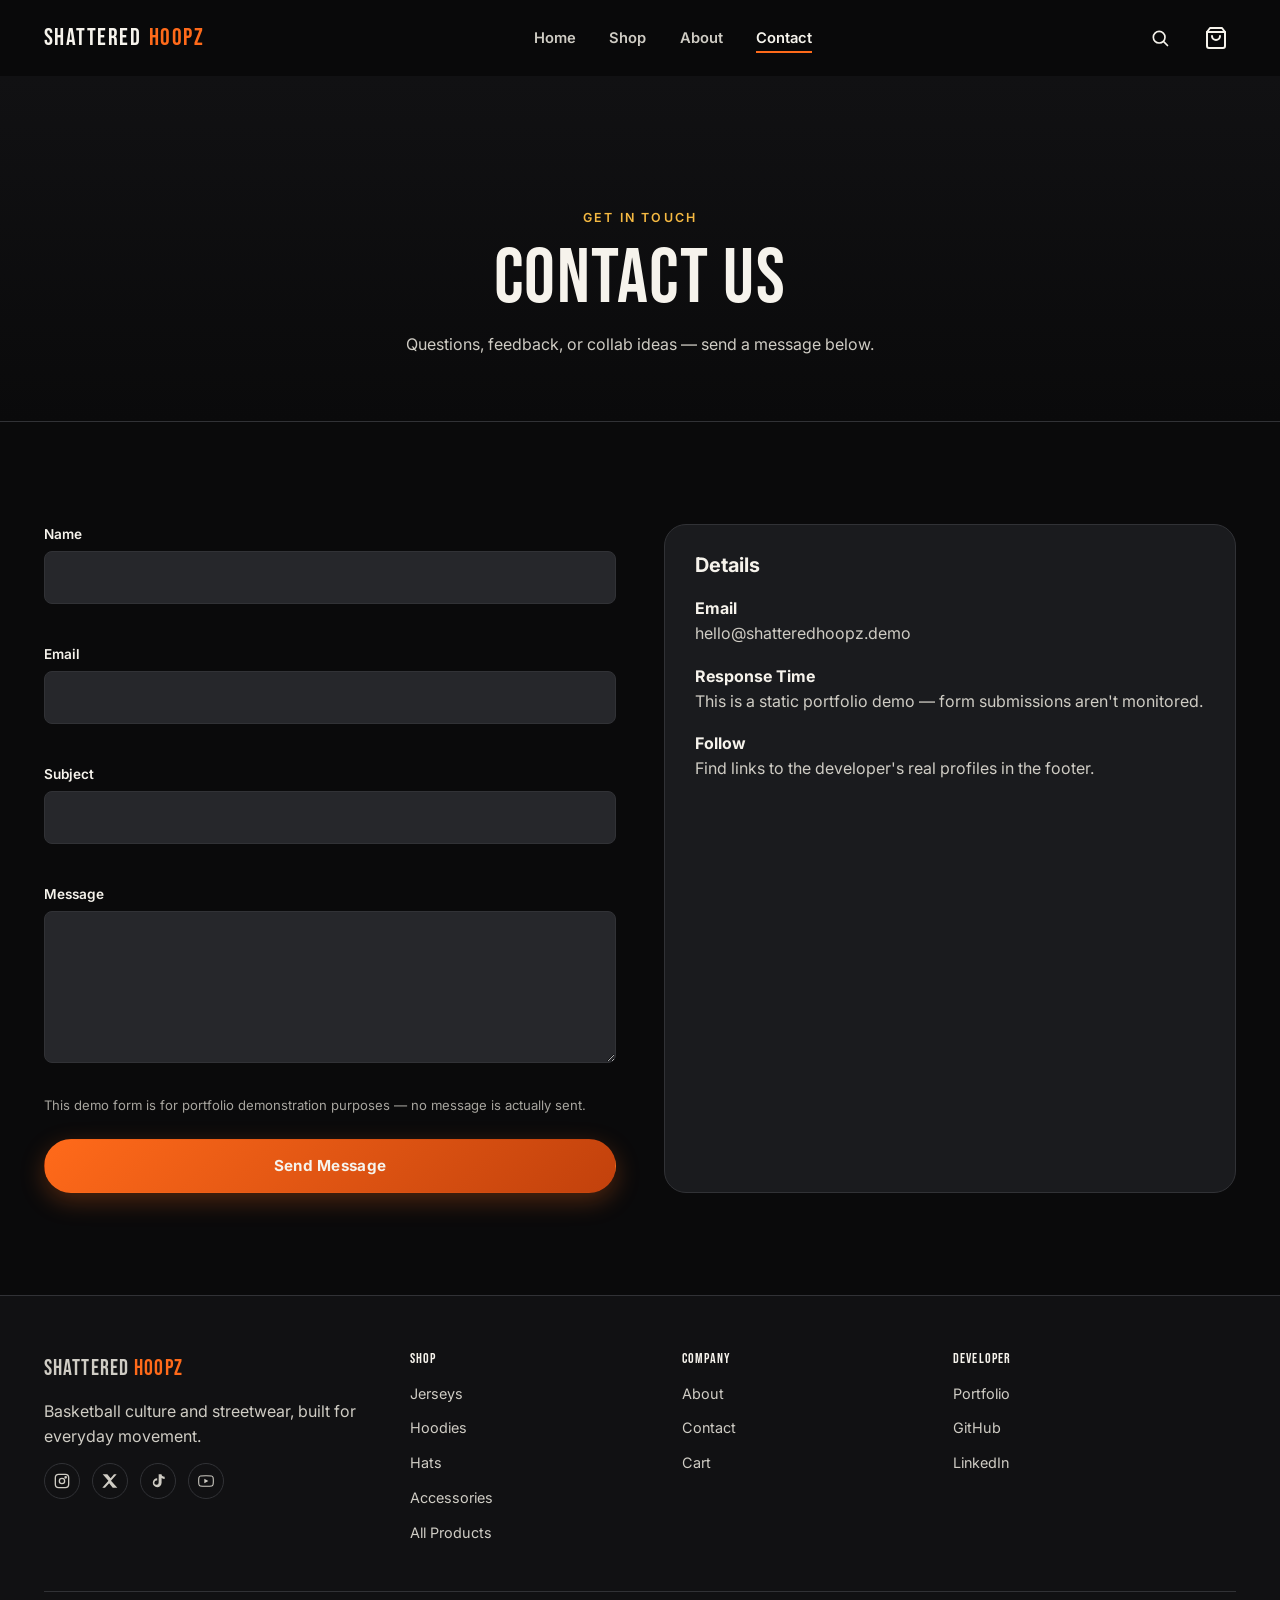
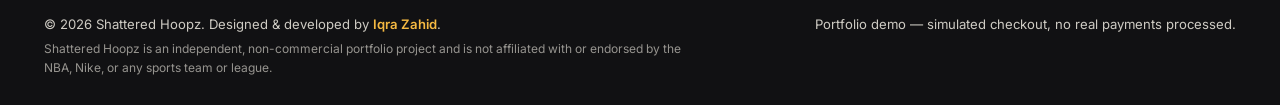
<file: contact.html>
<!DOCTYPE html>
<html lang="en">
<head>
  <meta charset="UTF-8">
  <meta http-equiv="X-UA-Compatible" content="IE=edge">
  <meta name="viewport" content="width=device-width, initial-scale=1.0">
  <title>Contact | Shattered Hoopz</title>
  <meta name="description" content="Get in touch with Shattered Hoopz — a portfolio ecommerce demo project.">
  <link rel="icon" href="assets/images/icons/favicon.svg" type="image/svg+xml">
  <link rel="preconnect" href="https://fonts.googleapis.com">
  <link rel="preconnect" href="https://fonts.gstatic.com" crossorigin>
  <link href="https://fonts.googleapis.com/css2?family=Bebas+Neue&family=Inter:wght@400;500;600;700;800&display=swap" rel="stylesheet">
  <link rel="stylesheet" href="assets/css/styles.css">

</head>
<body>
  <a href="#main" class="skip-link">Skip to content</a>
  <header class="nav" data-site-header>
    <div class="nav__inner">
      <a href="index.html" class="nav__brand" aria-label="Shattered Hoopz home">SHATTERED <span>HOOPZ</span></a>
      <nav aria-label="Primary">
        <ul class="nav__links" id="nav-menu" data-nav-menu>
          <li><a href="index.html">Home</a></li>
          <li><a href="shop.html">Shop</a></li>
          <li><a href="about.html">About</a></li>
          <li><a href="contact.html">Contact</a></li>
        </ul>
      </nav>
      <div class="nav__actions">
        <div class="nav-search">
          <button type="button" class="nav-search__toggle" data-search-toggle aria-expanded="false" aria-label="Search products">
            <svg width="20" height="20" viewBox="0 0 24 24" fill="none" stroke="currentColor" stroke-width="2" stroke-linecap="round"><circle cx="11" cy="11" r="7"/><path d="m21 21-4.3-4.3"/></svg>
          </button>
          <form class="nav-search__form" data-search-form>
            <label for="nav-search-input" class="visually-hidden">Search products</label>
            <input id="nav-search-input" type="search" placeholder="Search products…">
          </form>
        </div>
        <a href="cart.html" class="cart-link" aria-label="View cart" data-cart-icon>
          <svg width="24" height="24" viewBox="0 0 24 24" fill="none" stroke="currentColor" stroke-width="2" stroke-linecap="round" stroke-linejoin="round"><path d="M6 2 3 6v14a2 2 0 0 0 2 2h14a2 2 0 0 0 2-2V6l-3-4Z"/><path d="M3 6h18"/><path d="M16 10a4 4 0 0 1-8 0"/></svg>
          <span class="cart-badge" data-cart-count>0</span>
        </a>
        <button class="nav__toggle" data-nav-toggle aria-expanded="false" aria-controls="nav-menu" aria-label="Toggle menu">
          <span></span><span></span><span></span>
        </button>
      </div>
    </div>
  </header>
  <main id="main">
    <section class="page-hero">
      <div class="container">
        <p class="eyebrow">Get in Touch</p>
        <h1>Contact Us</h1>
        <p>Questions, feedback, or collab ideas — send a message below.</p>
      </div>
    </section>

    <section class="section">
      <div class="container contact-layout">
        <div>
          <form data-contact-form novalidate>
            <div class="form-field">
              <label for="contact-name">Name</label>
              <input id="contact-name" name="name" type="text" required aria-describedby="err-name">
              <p class="field-error" id="err-name" data-error-for="name" data-message="Please enter your name."></p>
            </div>
            <div class="form-field">
              <label for="contact-email">Email</label>
              <input id="contact-email" name="email" type="email" required aria-describedby="err-email">
              <p class="field-error" id="err-email" data-error-for="email" data-message="Please enter a valid email address."></p>
            </div>
            <div class="form-field">
              <label for="contact-subject">Subject</label>
              <input id="contact-subject" name="subject" type="text" required aria-describedby="err-subject">
              <p class="field-error" id="err-subject" data-error-for="subject" data-message="Please add a subject."></p>
            </div>
            <div class="form-field">
              <label for="contact-message">Message</label>
              <textarea id="contact-message" name="message" rows="5" required aria-describedby="err-message"></textarea>
              <p class="field-error" id="err-message" data-error-for="message" data-message="Please write a short message."></p>
            </div>
            <p class="form-note">This demo form is for portfolio demonstration purposes — no message is actually sent.</p>
            <button type="submit" class="btn btn--primary btn--full">Send Message</button>
          </form>

          <div class="contact-success" data-contact-success hidden tabindex="-1">
            <svg width="48" height="48" viewBox="0 0 24 24" fill="none" stroke="currentColor" stroke-width="2" stroke-linecap="round" stroke-linejoin="round"><circle cx="12" cy="12" r="10"/><path d="m8 12 3 3 5-6"/></svg>
            <h3>Message Sent</h3>
            <p>Thanks for reaching out — this is a demo confirmation, no real message was delivered.</p>
          </div>
        </div>

        <aside class="contact-info">
          <h3 style="margin-bottom:1.25rem;">Details</h3>
          <ul>
            <li><div><strong>Email</strong><span>hello@shatteredhoopz.demo</span></div></li>
            <li><div><strong>Response Time</strong><span>This is a static portfolio demo — form submissions aren't monitored.</span></div></li>
            <li><div><strong>Follow</strong><span>Find links to the developer's real profiles in the footer.</span></div></li>
          </ul>
        </aside>
      </div>
    </section>
  </main>
  <footer class="site-footer">
    <div class="container">
      <div class="footer-grid">
        <div>
          <p class="footer-brand">SHATTERED <span>HOOPZ</span></p>
          <p>Basketball culture and streetwear, built for everyday movement.</p>
          <div class="footer-social">
            <a href="#" aria-label="Instagram"><svg width="16" height="16" viewBox="0 0 24 24" fill="none" stroke="currentColor" stroke-width="2"><rect x="2" y="2" width="20" height="20" rx="5"/><circle cx="12" cy="12" r="4"/><circle cx="17.5" cy="6.5" r="1"/></svg></a>
            <a href="#" aria-label="Twitter / X"><svg width="16" height="16" viewBox="0 0 24 24" fill="currentColor"><path d="M18 2h4l-8.5 9.7L23 22h-6.9l-5.4-6.6L4.5 22H0.5l9.1-10.4L1 2h7l4.9 6z"/></svg></a>
            <a href="#" aria-label="TikTok"><svg width="16" height="16" viewBox="0 0 24 24" fill="currentColor"><path d="M14 2h3.2c.3 2 1.7 3.6 4.8 3.8V9c-1.7 0-3.3-.5-4.6-1.4v7.2A6.6 6.6 0 1 1 10.8 8v3.4a3.2 3.2 0 1 0 2.2 3V2Z"/></svg></a>
            <a href="#" aria-label="YouTube"><svg width="16" height="16" viewBox="0 0 24 24" fill="currentColor"><path d="M9.5 8.5v7l6-3.5Z"/><path d="M23 12s0-3.6-.46-5.3a3 3 0 0 0-2.1-2.1C18.7 4 12 4 12 4s-6.7 0-8.44.6a3 3 0 0 0-2.1 2.1C1 8.4 1 12 1 12s0 3.6.46 5.3a3 3 0 0 0 2.1 2.1C5.3 20 12 20 12 20s6.7 0 8.44-.6a3 3 0 0 0 2.1-2.1C23 15.6 23 12 23 12Z" fill="none" stroke="currentColor" stroke-width="1.6"/></svg></a>
          </div>
        </div>
        <div class="footer-col">
          <h4>Shop</h4>
          <ul>
            <li><a href="shop.html?category=jerseys">Jerseys</a></li>
            <li><a href="shop.html?category=hoodies">Hoodies</a></li>
            <li><a href="shop.html?category=hats">Hats</a></li>
            <li><a href="shop.html?category=accessories">Accessories</a></li>
            <li><a href="shop.html">All Products</a></li>
          </ul>
        </div>
        <div class="footer-col">
          <h4>Company</h4>
          <ul>
            <li><a href="about.html">About</a></li>
            <li><a href="contact.html">Contact</a></li>
            <li><a href="cart.html">Cart</a></li>
          </ul>
        </div>
        <div class="footer-col">
          <h4>Developer</h4>
          <ul>
            <li><a href="https://iqrazahid.netlify.app" target="_blank" rel="noopener">Portfolio</a></li>
            <li><a href="https://github.com/Iqra-Z" target="_blank" rel="noopener">GitHub</a></li>
            <li><a href="https://www.linkedin.com/in/iqrazahid" target="_blank" rel="noopener">LinkedIn</a></li>
          </ul>
        </div>
      </div>
      <div class="footer-bottom">
        <p>&copy; <span data-year></span> Shattered Hoopz. Designed &amp; developed by <a href="https://iqrazahid.netlify.app" target="_blank" rel="noopener">Iqra Zahid</a>.</p>
        <p>Portfolio demo — simulated checkout, no real payments processed.</p>
      </div>
      <p class="footer-note">Shattered Hoopz is an independent, non-commercial portfolio project and is not affiliated with or endorsed by the NBA, Nike, or any sports team or league.</p>
    </div>
  </footer>
  <script src="assets/js/products.js"></script>
  <script src="assets/js/cart.js"></script>
  <script src="assets/js/main.js"></script>
  <script src="assets/js/contact.js"></script>
</body>
</html>
</file>
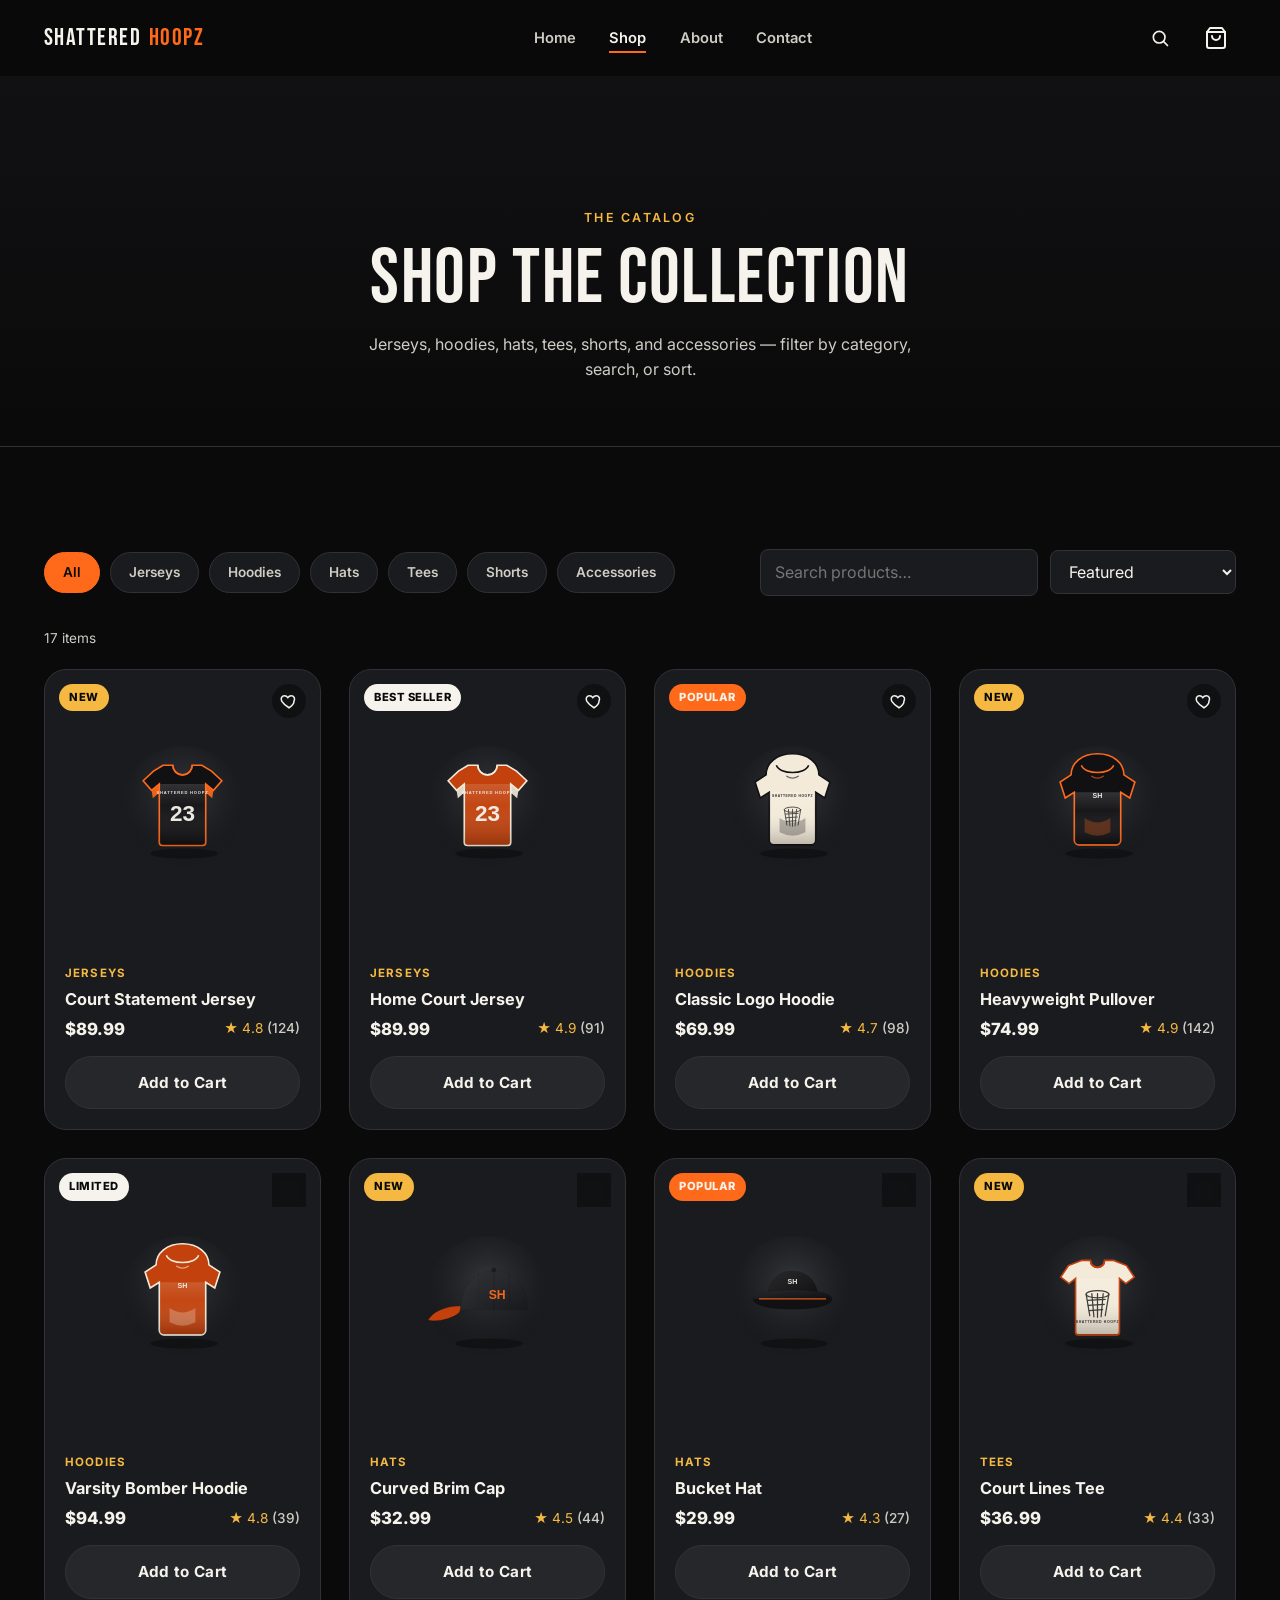
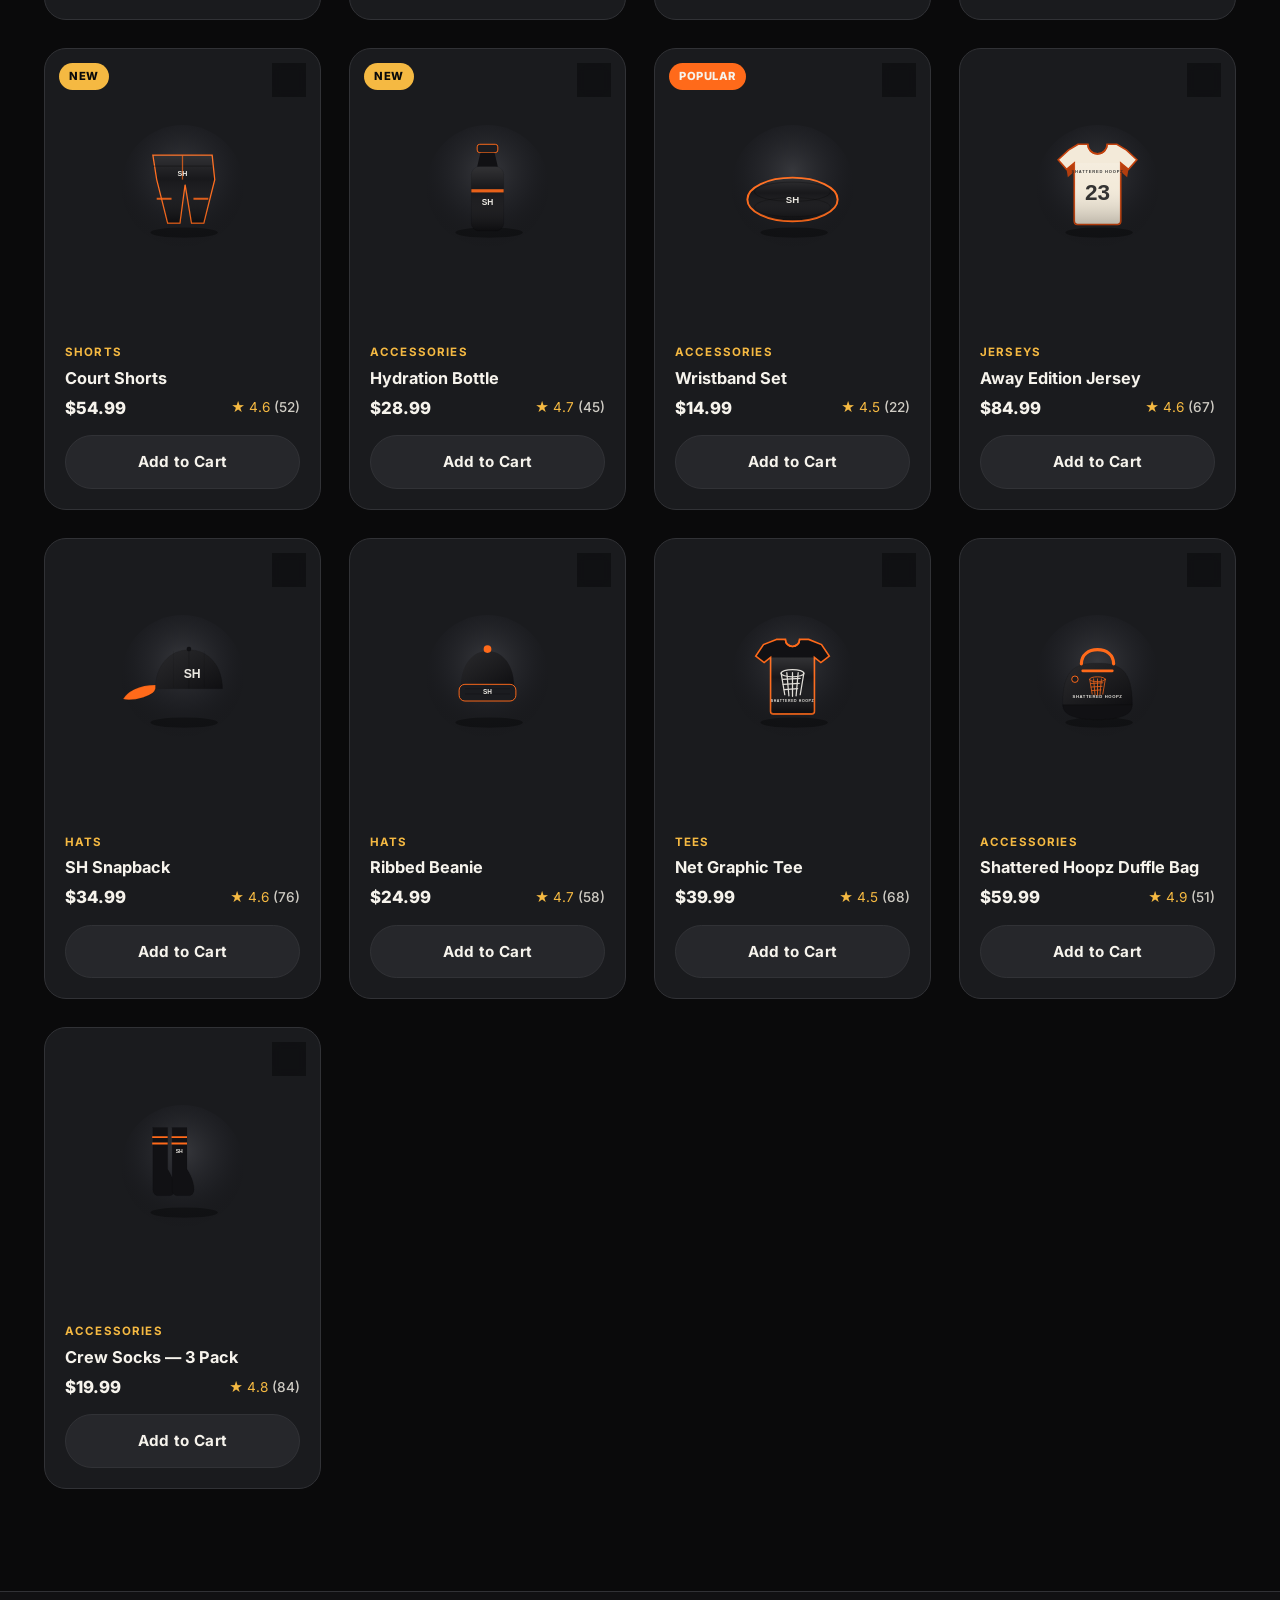
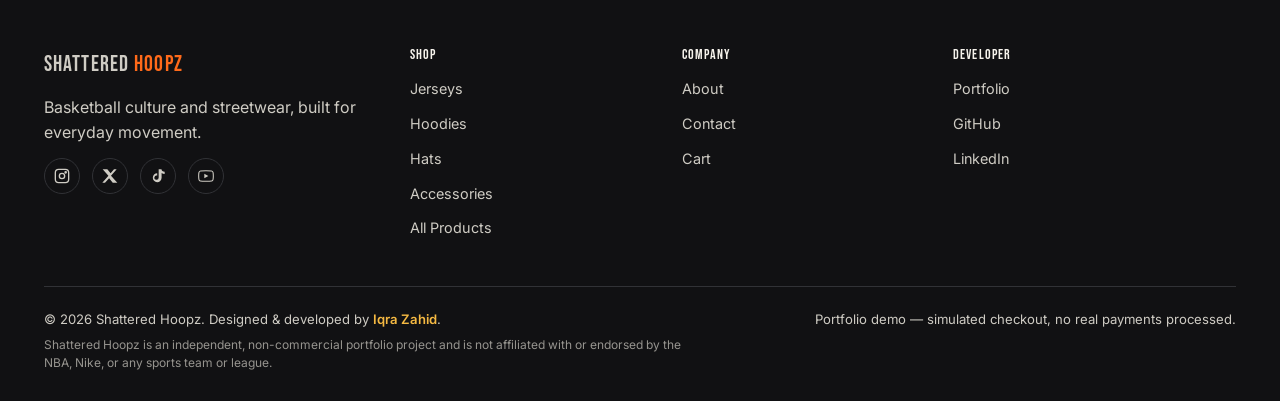
<file: shop.html>
<!DOCTYPE html>
<html lang="en">
<head>
  <meta charset="UTF-8">
  <meta http-equiv="X-UA-Compatible" content="IE=edge">
  <meta name="viewport" content="width=device-width, initial-scale=1.0">
  <title>Shop | Shattered Hoopz</title>
  <meta name="description" content="Browse the full Shattered Hoopz catalog — jerseys, hoodies, hats, tees, and accessories. Filter, search, and sort the collection.">
  <link rel="icon" href="assets/images/icons/favicon.svg" type="image/svg+xml">
  <link rel="preconnect" href="https://fonts.googleapis.com">
  <link rel="preconnect" href="https://fonts.gstatic.com" crossorigin>
  <link href="https://fonts.googleapis.com/css2?family=Bebas+Neue&family=Inter:wght@400;500;600;700;800&display=swap" rel="stylesheet">
  <link rel="stylesheet" href="assets/css/styles.css">

</head>
<body>
  <a href="#main" class="skip-link">Skip to content</a>
  <header class="nav" data-site-header>
    <div class="nav__inner">
      <a href="index.html" class="nav__brand" aria-label="Shattered Hoopz home">SHATTERED <span>HOOPZ</span></a>
      <nav aria-label="Primary">
        <ul class="nav__links" id="nav-menu" data-nav-menu>
          <li><a href="index.html">Home</a></li>
          <li><a href="shop.html">Shop</a></li>
          <li><a href="about.html">About</a></li>
          <li><a href="contact.html">Contact</a></li>
        </ul>
      </nav>
      <div class="nav__actions">
        <div class="nav-search">
          <button type="button" class="nav-search__toggle" data-search-toggle aria-expanded="false" aria-label="Search products">
            <svg width="20" height="20" viewBox="0 0 24 24" fill="none" stroke="currentColor" stroke-width="2" stroke-linecap="round"><circle cx="11" cy="11" r="7"/><path d="m21 21-4.3-4.3"/></svg>
          </button>
          <form class="nav-search__form" data-search-form>
            <label for="nav-search-input" class="visually-hidden">Search products</label>
            <input id="nav-search-input" type="search" placeholder="Search products…">
          </form>
        </div>
        <a href="cart.html" class="cart-link" aria-label="View cart" data-cart-icon>
          <svg width="24" height="24" viewBox="0 0 24 24" fill="none" stroke="currentColor" stroke-width="2" stroke-linecap="round" stroke-linejoin="round"><path d="M6 2 3 6v14a2 2 0 0 0 2 2h14a2 2 0 0 0 2-2V6l-3-4Z"/><path d="M3 6h18"/><path d="M16 10a4 4 0 0 1-8 0"/></svg>
          <span class="cart-badge" data-cart-count>0</span>
        </a>
        <button class="nav__toggle" data-nav-toggle aria-expanded="false" aria-controls="nav-menu" aria-label="Toggle menu">
          <span></span><span></span><span></span>
        </button>
      </div>
    </div>
  </header>
  <main id="main">
    <section class="page-hero">
      <div class="container">
        <p class="eyebrow">The Catalog</p>
        <h1>Shop the Collection</h1>
        <p>Jerseys, hoodies, hats, tees, shorts, and accessories — filter by category, search, or sort.</p>
      </div>
    </section>

    <section class="section">
      <div class="container">
        <div class="shop-toolbar">
          <div class="filter-group" role="group" aria-label="Filter by category">
            <button type="button" class="filter-btn" data-shop-filter="all" aria-pressed="true">All</button>
            <button type="button" class="filter-btn" data-shop-filter="jerseys" aria-pressed="false">Jerseys</button>
            <button type="button" class="filter-btn" data-shop-filter="hoodies" aria-pressed="false">Hoodies</button>
            <button type="button" class="filter-btn" data-shop-filter="hats" aria-pressed="false">Hats</button>
            <button type="button" class="filter-btn" data-shop-filter="tees" aria-pressed="false">Tees</button>
            <button type="button" class="filter-btn" data-shop-filter="shorts" aria-pressed="false">Shorts</button>
            <button type="button" class="filter-btn" data-shop-filter="accessories" aria-pressed="false">Accessories</button>
          </div>
          <div class="shop-controls">
            <label for="shop-search" class="visually-hidden">Search products</label>
            <input id="shop-search" type="search" placeholder="Search products…" data-shop-search>
            <label for="shop-sort" class="visually-hidden">Sort products</label>
            <select id="shop-sort" data-shop-sort>
              <option value="featured">Featured</option>
              <option value="newest">Newest</option>
              <option value="price-asc">Price: Low to High</option>
              <option value="price-desc">Price: High to Low</option>
              <option value="rating">Rating</option>
            </select>
          </div>
        </div>

        <p class="shop-count" data-shop-count></p>

        <div class="grid grid--products" data-shop-grid></div>

        <div class="empty-state" data-shop-empty hidden>
          <h3>No products match your filters</h3>
          <p>Try a different category or clear your search.</p>
        </div>
      </div>
    </section>
  </main>
  <footer class="site-footer">
    <div class="container">
      <div class="footer-grid">
        <div>
          <p class="footer-brand">SHATTERED <span>HOOPZ</span></p>
          <p>Basketball culture and streetwear, built for everyday movement.</p>
          <div class="footer-social">
            <a href="#" aria-label="Instagram"><svg width="16" height="16" viewBox="0 0 24 24" fill="none" stroke="currentColor" stroke-width="2"><rect x="2" y="2" width="20" height="20" rx="5"/><circle cx="12" cy="12" r="4"/><circle cx="17.5" cy="6.5" r="1"/></svg></a>
            <a href="#" aria-label="Twitter / X"><svg width="16" height="16" viewBox="0 0 24 24" fill="currentColor"><path d="M18 2h4l-8.5 9.7L23 22h-6.9l-5.4-6.6L4.5 22H0.5l9.1-10.4L1 2h7l4.9 6z"/></svg></a>
            <a href="#" aria-label="TikTok"><svg width="16" height="16" viewBox="0 0 24 24" fill="currentColor"><path d="M14 2h3.2c.3 2 1.7 3.6 4.8 3.8V9c-1.7 0-3.3-.5-4.6-1.4v7.2A6.6 6.6 0 1 1 10.8 8v3.4a3.2 3.2 0 1 0 2.2 3V2Z"/></svg></a>
            <a href="#" aria-label="YouTube"><svg width="16" height="16" viewBox="0 0 24 24" fill="currentColor"><path d="M9.5 8.5v7l6-3.5Z"/><path d="M23 12s0-3.6-.46-5.3a3 3 0 0 0-2.1-2.1C18.7 4 12 4 12 4s-6.7 0-8.44.6a3 3 0 0 0-2.1 2.1C1 8.4 1 12 1 12s0 3.6.46 5.3a3 3 0 0 0 2.1 2.1C5.3 20 12 20 12 20s6.7 0 8.44-.6a3 3 0 0 0 2.1-2.1C23 15.6 23 12 23 12Z" fill="none" stroke="currentColor" stroke-width="1.6"/></svg></a>
          </div>
        </div>
        <div class="footer-col">
          <h4>Shop</h4>
          <ul>
            <li><a href="shop.html?category=jerseys">Jerseys</a></li>
            <li><a href="shop.html?category=hoodies">Hoodies</a></li>
            <li><a href="shop.html?category=hats">Hats</a></li>
            <li><a href="shop.html?category=accessories">Accessories</a></li>
            <li><a href="shop.html">All Products</a></li>
          </ul>
        </div>
        <div class="footer-col">
          <h4>Company</h4>
          <ul>
            <li><a href="about.html">About</a></li>
            <li><a href="contact.html">Contact</a></li>
            <li><a href="cart.html">Cart</a></li>
          </ul>
        </div>
        <div class="footer-col">
          <h4>Developer</h4>
          <ul>
            <li><a href="https://iqrazahid.netlify.app" target="_blank" rel="noopener">Portfolio</a></li>
            <li><a href="https://github.com/Iqra-Z" target="_blank" rel="noopener">GitHub</a></li>
            <li><a href="https://www.linkedin.com/in/iqrazahid" target="_blank" rel="noopener">LinkedIn</a></li>
          </ul>
        </div>
      </div>
      <div class="footer-bottom">
        <p>&copy; <span data-year></span> Shattered Hoopz. Designed &amp; developed by <a href="https://iqrazahid.netlify.app" target="_blank" rel="noopener">Iqra Zahid</a>.</p>
        <p>Portfolio demo — simulated checkout, no real payments processed.</p>
      </div>
      <p class="footer-note">Shattered Hoopz is an independent, non-commercial portfolio project and is not affiliated with or endorsed by the NBA, Nike, or any sports team or league.</p>
    </div>
  </footer>
  <script src="assets/js/products.js"></script>
  <script src="assets/js/cart.js"></script>
  <script src="assets/js/modal.js"></script>
  <script src="assets/js/main.js"></script>
  <script src="assets/js/shop.js"></script>
</body>
</html>
</file>
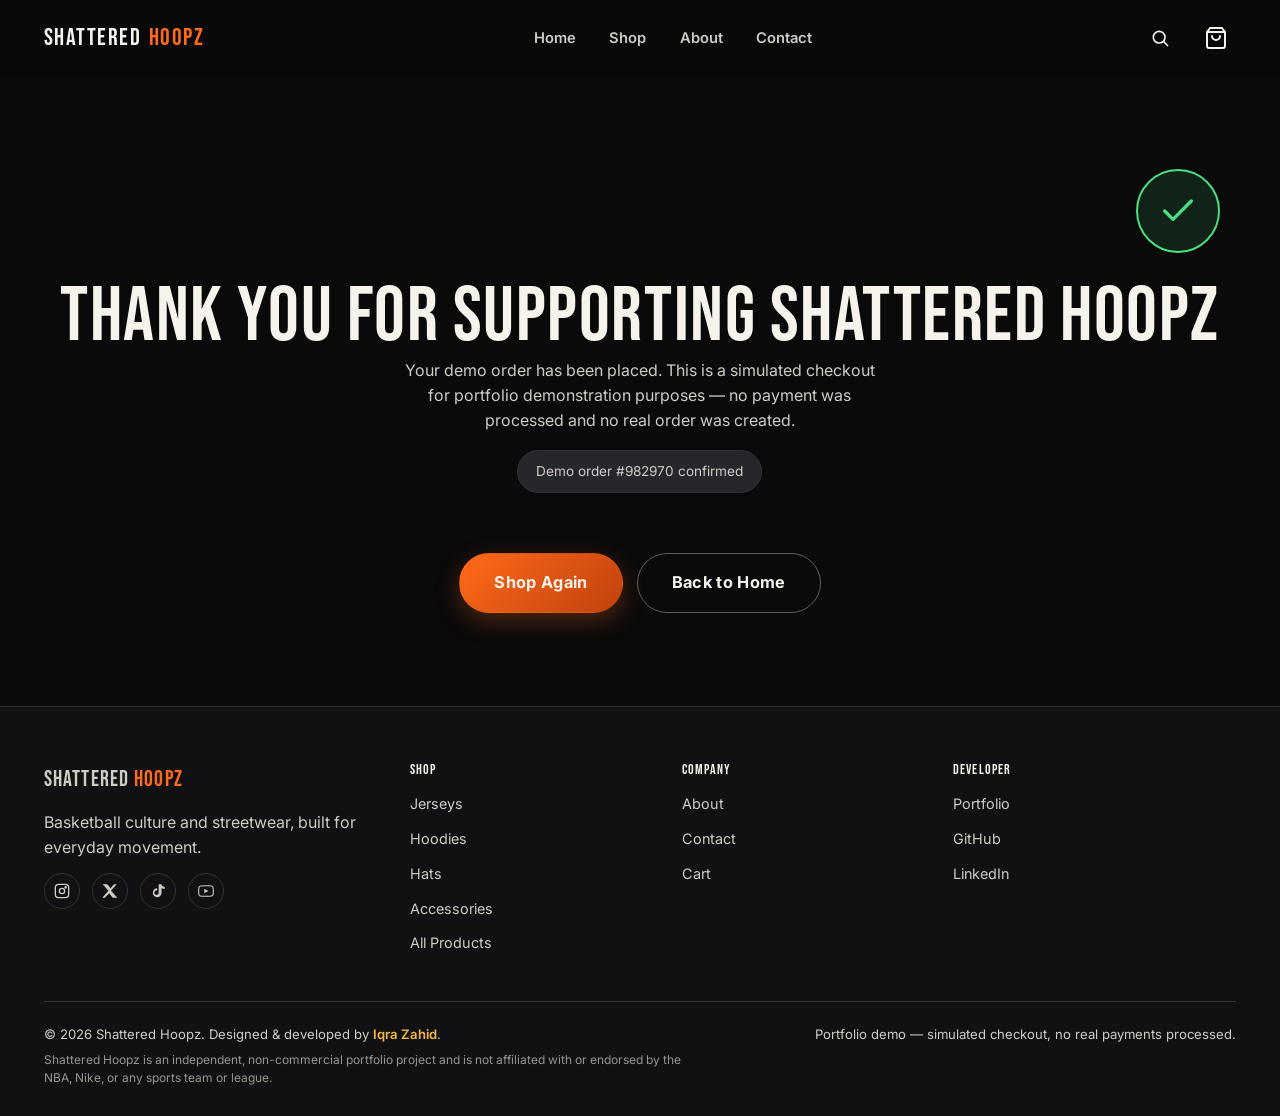
<file: thank-you.html>
<!DOCTYPE html>
<html lang="en">
<head>
  <meta charset="UTF-8">
  <meta http-equiv="X-UA-Compatible" content="IE=edge">
  <meta name="viewport" content="width=device-width, initial-scale=1.0">
  <title>Thank You | Shattered Hoopz</title>
  <meta name="description" content="Your simulated Shattered Hoopz order is confirmed. This is a demo checkout — no real payment was processed.">
  <link rel="icon" href="assets/images/icons/favicon.svg" type="image/svg+xml">
  <link rel="preconnect" href="https://fonts.googleapis.com">
  <link rel="preconnect" href="https://fonts.gstatic.com" crossorigin>
  <link href="https://fonts.googleapis.com/css2?family=Bebas+Neue&family=Inter:wght@400;500;600;700;800&display=swap" rel="stylesheet">
  <link rel="stylesheet" href="assets/css/styles.css">

</head>
<body>
  <a href="#main" class="skip-link">Skip to content</a>
  <header class="nav" data-site-header>
    <div class="nav__inner">
      <a href="index.html" class="nav__brand" aria-label="Shattered Hoopz home">SHATTERED <span>HOOPZ</span></a>
      <nav aria-label="Primary">
        <ul class="nav__links" id="nav-menu" data-nav-menu>
          <li><a href="index.html">Home</a></li>
          <li><a href="shop.html">Shop</a></li>
          <li><a href="about.html">About</a></li>
          <li><a href="contact.html">Contact</a></li>
        </ul>
      </nav>
      <div class="nav__actions">
        <div class="nav-search">
          <button type="button" class="nav-search__toggle" data-search-toggle aria-expanded="false" aria-label="Search products">
            <svg width="20" height="20" viewBox="0 0 24 24" fill="none" stroke="currentColor" stroke-width="2" stroke-linecap="round"><circle cx="11" cy="11" r="7"/><path d="m21 21-4.3-4.3"/></svg>
          </button>
          <form class="nav-search__form" data-search-form>
            <label for="nav-search-input" class="visually-hidden">Search products</label>
            <input id="nav-search-input" type="search" placeholder="Search products…">
          </form>
        </div>
        <a href="cart.html" class="cart-link" aria-label="View cart" data-cart-icon>
          <svg width="24" height="24" viewBox="0 0 24 24" fill="none" stroke="currentColor" stroke-width="2" stroke-linecap="round" stroke-linejoin="round"><path d="M6 2 3 6v14a2 2 0 0 0 2 2h14a2 2 0 0 0 2-2V6l-3-4Z"/><path d="M3 6h18"/><path d="M16 10a4 4 0 0 1-8 0"/></svg>
          <span class="cart-badge" data-cart-count>0</span>
        </a>
        <button class="nav__toggle" data-nav-toggle aria-expanded="false" aria-controls="nav-menu" aria-label="Toggle menu">
          <span></span><span></span><span></span>
        </button>
      </div>
    </div>
  </header>
  <main id="main">
    <section class="container thank-you">
      <div>
        <div class="thank-you__check">
          <svg viewBox="0 0 24 24" fill="none" stroke="currentColor" stroke-width="2" stroke-linecap="round" stroke-linejoin="round"><path d="m20 6-11 11-5-5"/></svg>
        </div>
        <h1>Thank You for Supporting Shattered Hoopz</h1>
        <p style="max-width:480px;margin-inline:auto;">Your demo order has been placed. This is a simulated checkout for portfolio demonstration purposes — no payment was processed and no real order was created.</p>
        <span class="order-note" data-order-note>Demo order confirmed</span>
        <div style="display:flex;gap:14px;justify-content:center;flex-wrap:wrap;margin-top:30px;">
          <a href="shop.html" class="btn btn--primary btn--lg" data-shop-again>Shop Again</a>
          <a href="index.html" class="btn btn--ghost btn--lg">Back to Home</a>
        </div>
      </div>
    </section>
  </main>
  <footer class="site-footer">
    <div class="container">
      <div class="footer-grid">
        <div>
          <p class="footer-brand">SHATTERED <span>HOOPZ</span></p>
          <p>Basketball culture and streetwear, built for everyday movement.</p>
          <div class="footer-social">
            <a href="#" aria-label="Instagram"><svg width="16" height="16" viewBox="0 0 24 24" fill="none" stroke="currentColor" stroke-width="2"><rect x="2" y="2" width="20" height="20" rx="5"/><circle cx="12" cy="12" r="4"/><circle cx="17.5" cy="6.5" r="1"/></svg></a>
            <a href="#" aria-label="Twitter / X"><svg width="16" height="16" viewBox="0 0 24 24" fill="currentColor"><path d="M18 2h4l-8.5 9.7L23 22h-6.9l-5.4-6.6L4.5 22H0.5l9.1-10.4L1 2h7l4.9 6z"/></svg></a>
            <a href="#" aria-label="TikTok"><svg width="16" height="16" viewBox="0 0 24 24" fill="currentColor"><path d="M14 2h3.2c.3 2 1.7 3.6 4.8 3.8V9c-1.7 0-3.3-.5-4.6-1.4v7.2A6.6 6.6 0 1 1 10.8 8v3.4a3.2 3.2 0 1 0 2.2 3V2Z"/></svg></a>
            <a href="#" aria-label="YouTube"><svg width="16" height="16" viewBox="0 0 24 24" fill="currentColor"><path d="M9.5 8.5v7l6-3.5Z"/><path d="M23 12s0-3.6-.46-5.3a3 3 0 0 0-2.1-2.1C18.7 4 12 4 12 4s-6.7 0-8.44.6a3 3 0 0 0-2.1 2.1C1 8.4 1 12 1 12s0 3.6.46 5.3a3 3 0 0 0 2.1 2.1C5.3 20 12 20 12 20s6.7 0 8.44-.6a3 3 0 0 0 2.1-2.1C23 15.6 23 12 23 12Z" fill="none" stroke="currentColor" stroke-width="1.6"/></svg></a>
          </div>
        </div>
        <div class="footer-col">
          <h4>Shop</h4>
          <ul>
            <li><a href="shop.html?category=jerseys">Jerseys</a></li>
            <li><a href="shop.html?category=hoodies">Hoodies</a></li>
            <li><a href="shop.html?category=hats">Hats</a></li>
            <li><a href="shop.html?category=accessories">Accessories</a></li>
            <li><a href="shop.html">All Products</a></li>
          </ul>
        </div>
        <div class="footer-col">
          <h4>Company</h4>
          <ul>
            <li><a href="about.html">About</a></li>
            <li><a href="contact.html">Contact</a></li>
            <li><a href="cart.html">Cart</a></li>
          </ul>
        </div>
        <div class="footer-col">
          <h4>Developer</h4>
          <ul>
            <li><a href="https://iqrazahid.netlify.app" target="_blank" rel="noopener">Portfolio</a></li>
            <li><a href="https://github.com/Iqra-Z" target="_blank" rel="noopener">GitHub</a></li>
            <li><a href="https://www.linkedin.com/in/iqrazahid" target="_blank" rel="noopener">LinkedIn</a></li>
          </ul>
        </div>
      </div>
      <div class="footer-bottom">
        <p>&copy; <span data-year></span> Shattered Hoopz. Designed &amp; developed by <a href="https://iqrazahid.netlify.app" target="_blank" rel="noopener">Iqra Zahid</a>.</p>
        <p>Portfolio demo — simulated checkout, no real payments processed.</p>
      </div>
      <p class="footer-note">Shattered Hoopz is an independent, non-commercial portfolio project and is not affiliated with or endorsed by the NBA, Nike, or any sports team or league.</p>
    </div>
  </footer>
  <script src="assets/js/products.js"></script>
  <script src="assets/js/cart.js"></script>
  <script src="assets/js/main.js"></script>
  <script>
    // Simulated checkout: clear the cart once the order "completes".
    Cart.clear();
    document.addEventListener("DOMContentLoaded", () => {
      const orderNote = document.querySelector("[data-order-note]");
      if (orderNote) {
        const orderId = Math.floor(100000 + Math.random() * 900000);
        orderNote.textContent = `Demo order #${orderId} confirmed`;
      }
    });
  </script>
</body>
</html>
</file>
<file: assets/css/styles.css>
/* =========================================================
   Shattered Hoopz — Design System & Site Styles
   Vanilla CSS, no framework. Organized as:
   1. Reset & tokens   2. Base typography   3. Layout utilities
   4. Buttons & forms  5. Navigation        6. Hero / sections
   7. Product cards    8. Cart page         9. Contact page
   10. Thank-you page  11. Footer           12. Animations
   13. Responsive
   ========================================================= */

/* ---------- 1. Reset & tokens ---------- */
*, *::before, *::after { box-sizing: border-box; }
html { scroll-behavior: smooth; }
body, h1, h2, h3, h4, p, figure, ul, ol { margin: 0; }
ul { padding: 0; list-style: none; }
img { max-width: 100%; display: block; }
button { font: inherit; cursor: pointer; }
input, textarea, select { font: inherit; }
a { color: inherit; text-decoration: none; }

:root {
  /* Palette */
  --black: #0a0a0b;
  --near-black: #111113;
  --charcoal: #1a1b1e;
  --charcoal-light: #26272b;
  --border-subtle: #313236;
  --warm-white: #f6f3ec;
  --warm-white-dim: #cfccc4;
  --orange: #ff6a1a;
  --orange-light: #ff8a4c;
  --burnt-orange: #c2410c;
  --gold: #f5b942;

  /* Semantic */
  --bg: var(--black);
  --surface: var(--charcoal);
  --surface-raised: var(--charcoal-light);
  --text: var(--warm-white);
  --text-dim: var(--warm-white-dim);
  --accent: var(--orange);
  --accent-2: var(--gold);
  --danger: #e5484d;
  --success: #4ade80;

  /* Type */
  --font-display: "Bebas Neue", "Anton", "Arial Narrow", sans-serif;
  --font-body: "Inter", -apple-system, BlinkMacSystemFont, "Segoe UI", sans-serif;

  /* Layout */
  --container: 1240px;
  --radius-sm: 8px;
  --radius-md: 14px;
  --radius-lg: 22px;
  --header-h: 76px;
  --shadow-sm: 0 2px 10px rgba(0,0,0,0.35);
  --shadow-md: 0 12px 32px rgba(0,0,0,0.45);
  --transition: 220ms cubic-bezier(0.4, 0, 0.2, 1);
}

body {
  background: var(--bg);
  color: var(--text);
  font-family: var(--font-body);
  line-height: 1.55;
  -webkit-font-smoothing: antialiased;
}

h1, h2, h3, h4 {
  font-family: var(--font-display);
  letter-spacing: 0.02em;
  line-height: 1.05;
  font-weight: 400;
}

h1 { font-size: clamp(2.6rem, 6vw, 5rem); }
h2 { font-size: clamp(1.9rem, 3.6vw, 2.8rem); }
h3 { font-size: 1.25rem; font-family: var(--font-body); font-weight: 700; letter-spacing: normal; }

.eyebrow {
  display: inline-block;
  font-size: 0.78rem;
  letter-spacing: 0.18em;
  text-transform: uppercase;
  color: var(--accent-2);
  font-weight: 600;
  margin-bottom: 0.75rem;
}

p { color: var(--text-dim); }

:focus-visible {
  outline: 2px solid var(--accent-2);
  outline-offset: 3px;
  border-radius: 4px;
}

@media (prefers-reduced-motion: reduce) {
  *, *::before, *::after {
    animation-duration: 0.001ms !important;
    animation-iteration-count: 1 !important;
    transition-duration: 0.001ms !important;
    scroll-behavior: auto !important;
  }
}

/* ---------- 2. Layout utilities ---------- */
.container {
  width: 100%;
  max-width: var(--container);
  margin-inline: auto;
  padding-inline: 24px;
}

.section {
  padding-block: clamp(56px, 8vw, 104px);
}

.section-head {
  max-width: 640px;
  margin-bottom: 2.5rem;
}

.section-head--center { margin-inline: auto; text-align: center; }

.grid {
  display: grid;
  gap: 28px;
}

.grid--products {
  grid-template-columns: repeat(4, 1fr);
}

.visually-hidden {
  position: absolute;
  width: 1px; height: 1px;
  overflow: hidden;
  clip: rect(0 0 0 0);
  white-space: nowrap;
}

.skip-link {
  position: absolute;
  left: 16px; top: -60px;
  background: var(--accent);
  color: var(--black);
  padding: 10px 16px;
  border-radius: var(--radius-sm);
  font-weight: 700;
  z-index: 200;
  transition: top var(--transition);
}
.skip-link:focus { top: 16px; }

/* ---------- 3. Buttons & forms ---------- */
.btn {
  display: inline-flex;
  align-items: center;
  justify-content: center;
  gap: 8px;
  padding: 14px 28px;
  border-radius: 999px;
  border: 1px solid transparent;
  font-weight: 700;
  font-size: 0.95rem;
  letter-spacing: 0.02em;
  transition: transform var(--transition), background var(--transition), border-color var(--transition), box-shadow var(--transition);
}
.btn:active { transform: scale(0.97); }

.btn--primary {
  background: linear-gradient(135deg, var(--orange), var(--burnt-orange));
  color: var(--warm-white);
  box-shadow: 0 8px 24px rgba(255, 106, 26, 0.28);
}
.btn--primary:hover { transform: translateY(-2px); box-shadow: 0 12px 28px rgba(255, 106, 26, 0.4); }

.btn--secondary {
  background: var(--surface-raised);
  border-color: var(--border-subtle);
  color: var(--text);
}
.btn--secondary:hover { border-color: var(--accent); color: var(--accent-2); }

.btn--ghost {
  background: transparent;
  border-color: rgba(246, 243, 236, 0.35);
  color: var(--text);
}
.btn--ghost:hover { border-color: var(--warm-white); }

.btn--full { width: 100%; }
.btn--lg { padding: 16px 34px; font-size: 1.02rem; }

.form-field {
  display: flex;
  flex-direction: column;
  gap: 6px;
  margin-bottom: 1.25rem;
}
.form-field label {
  font-size: 0.85rem;
  font-weight: 600;
  color: var(--text);
}
.form-field input,
.form-field textarea {
  background: var(--surface-raised);
  border: 1px solid var(--border-subtle);
  border-radius: var(--radius-sm);
  padding: 13px 16px;
  color: var(--text);
  transition: border-color var(--transition);
}
.form-field input:focus,
.form-field textarea:focus {
  border-color: var(--accent);
  outline: none;
}
.form-field input[aria-invalid="true"],
.form-field textarea[aria-invalid="true"] {
  border-color: var(--danger);
}
.form-field .field-error {
  min-height: 1.1em;
  font-size: 0.8rem;
  color: var(--danger);
}
.form-note { font-size: 0.82rem; color: var(--text-dim); opacity: 0.8; margin-top: -0.5rem; margin-bottom: 1.5rem; }

/* ---------- 4. Navigation ---------- */
.nav {
  position: sticky;
  top: 0;
  z-index: 100;
  height: var(--header-h);
  display: flex;
  align-items: center;
  background: rgba(10, 10, 11, 0.75);
  border-bottom: 1px solid transparent;
  transition: background var(--transition), border-color var(--transition), backdrop-filter var(--transition);
}
.nav.is-scrolled {
  background: rgba(10, 10, 11, 0.92);
  backdrop-filter: blur(14px);
  border-bottom-color: var(--border-subtle);
}
.nav__inner {
  width: 100%;
  max-width: var(--container);
  margin-inline: auto;
  padding-inline: 24px;
  display: flex;
  align-items: center;
  justify-content: space-between;
  gap: 24px;
}
.nav__brand {
  font-family: var(--font-display);
  font-size: 1.5rem;
  letter-spacing: 0.06em;
  display: flex;
  align-items: center;
  gap: 8px;
}
.nav__brand span { color: var(--accent); }

.nav__links {
  display: flex;
  align-items: center;
  gap: 2.1rem;
}
.nav__links a {
  position: relative;
  font-size: 0.92rem;
  font-weight: 600;
  color: var(--text-dim);
  padding-block: 6px;
  transition: color var(--transition);
}
.nav__links a::after {
  content: "";
  position: absolute;
  left: 0; right: 100%; bottom: 0;
  height: 2px;
  background: var(--accent);
  transition: right var(--transition);
}
.nav__links a:hover,
.nav__links a.is-active { color: var(--text); }
.nav__links a:hover::after,
.nav__links a.is-active::after { right: 0; }

.nav__actions { display: flex; align-items: center; gap: 18px; }

.cart-link {
  position: relative;
  display: inline-flex;
  padding: 8px;
  color: var(--text);
}
.cart-badge {
  position: absolute;
  top: -2px; right: -2px;
  background: var(--accent);
  color: var(--black);
  font-size: 0.68rem;
  font-weight: 800;
  min-width: 18px;
  height: 18px;
  border-radius: 999px;
  display: flex;
  align-items: center;
  justify-content: center;
  padding-inline: 3px;
}
.cart-badge.is-hidden { display: none; }
.cart-pulse { animation: cartPulse 420ms ease; }
@keyframes cartPulse {
  0% { transform: scale(1); }
  40% { transform: scale(1.25); }
  100% { transform: scale(1); }
}

.nav__toggle {
  display: none;
  flex-direction: column;
  gap: 5px;
  background: none;
  border: none;
  padding: 8px;
}
.nav__toggle span {
  width: 22px; height: 2px;
  background: var(--text);
  border-radius: 2px;
  transition: transform var(--transition), opacity var(--transition);
}
.nav__toggle[aria-expanded="true"] span:nth-child(1) { transform: translateY(7px) rotate(45deg); }
.nav__toggle[aria-expanded="true"] span:nth-child(2) { opacity: 0; }
.nav__toggle[aria-expanded="true"] span:nth-child(3) { transform: translateY(-7px) rotate(-45deg); }

/* ---------- 5. Hero ---------- */
.hero {
  position: relative;
  min-height: min(88vh, 780px);
  display: flex;
  align-items: center;
  overflow: hidden;
  background: radial-gradient(ellipse at 20% 20%, rgba(255, 106, 26, 0.16), transparent 55%),
              radial-gradient(ellipse at 80% 80%, rgba(245, 185, 66, 0.12), transparent 50%),
              linear-gradient(180deg, var(--black), var(--near-black));
}
.hero__bg {
  position: absolute;
  inset: 0;
  z-index: 0;
}
.hero__bg img {
  width: 100%;
  height: 100%;
  object-fit: cover;
  opacity: 0.4;
}
.hero__bg::after {
  content: "";
  position: absolute;
  inset: 0;
  background: linear-gradient(180deg, rgba(10,10,11,0.35) 0%, rgba(10,10,11,0.92) 100%);
}
.hero__content {
  position: relative;
  z-index: 1;
  max-width: 680px;
}
.hero__content p.lede {
  font-size: 1.1rem;
  max-width: 480px;
  margin-block: 1.25rem 2rem;
}
.hero__actions { display: flex; gap: 16px; flex-wrap: wrap; margin-bottom: 2.25rem; }

.hero__stats {
  display: flex;
  gap: 2.25rem;
  flex-wrap: wrap;
}
.hero__stats div { display: flex; flex-direction: column; gap: 2px; }
.hero__stats strong { font-size: 1.05rem; font-weight: 800; }
.hero__stats span { font-size: 0.78rem; color: var(--text-dim); }

.page-hero {
  padding-top: clamp(70px, 12vw, 120px);
  padding-bottom: clamp(40px, 6vw, 64px);
  text-align: center;
  background: linear-gradient(180deg, var(--near-black), var(--black));
  border-bottom: 1px solid var(--border-subtle);
}
.page-hero p { max-width: 560px; margin-inline: auto; margin-top: 0.75rem; }

/* ---------- 6. Sections ---------- */
.section--alt { background: var(--surface); }

.category-grid {
  grid-template-columns: repeat(4, 1fr);
  gap: 20px;
}
.category-card {
  position: relative;
  border-radius: var(--radius-lg);
  overflow: hidden;
  aspect-ratio: 3 / 3.6;
  border: 1px solid var(--border-subtle);
  transition: transform var(--transition), border-color var(--transition);
  display: block;
  background: var(--surface-raised);
}
.category-card:hover { transform: translateY(-4px); border-color: var(--accent); }
.category-card__bg {
  position: absolute;
  inset: 0;
  background: radial-gradient(circle at 50% 35%, rgba(255,106,26,0.28), var(--charcoal) 72%);
  display: flex;
  align-items: center;
  justify-content: center;
  padding: 14%;
}
.category-card__bg img {
  width: 100%;
  transition: transform 420ms ease;
}
.category-card:hover .category-card__bg img { transform: scale(1.06); }
.category-card::after {
  content: "";
  position: absolute;
  inset: 0;
  background: linear-gradient(180deg, transparent 40%, rgba(10,10,11,0.92) 100%);
  pointer-events: none;
}
.category-card__label {
  position: absolute;
  left: 20px; right: 20px; bottom: 18px;
  z-index: 1;
}
.category-card__label h3 { font-size: 1.1rem; margin-bottom: 4px; }
.category-card__label .shop-now {
  display: inline-flex;
  align-items: center;
  gap: 4px;
  font-size: 0.82rem;
  font-weight: 700;
  color: var(--accent-2);
}
.category-card__label .shop-now svg { transition: transform var(--transition); }
.category-card:hover .shop-now svg { transform: translateX(4px); }

.why-grid { grid-template-columns: repeat(3, 1fr); }
.why-card {
  background: var(--surface-raised);
  border: 1px solid var(--border-subtle);
  border-radius: var(--radius-lg);
  padding: 30px;
}
.why-card h3 { margin-bottom: 8px; }

.promo-banner {
  border-radius: var(--radius-lg);
  padding: clamp(36px, 6vw, 64px);
  background: linear-gradient(120deg, #2a1206, var(--burnt-orange) 60%, var(--orange));
  display: flex;
  align-items: center;
  justify-content: space-between;
  gap: 24px;
  flex-wrap: wrap;
  box-shadow: var(--shadow-md);
}
.promo-banner h2 { color: var(--black); }
.promo-banner p { color: rgba(10,10,11,0.75); }

.brand-story {
  display: grid;
  grid-template-columns: 1fr 1fr;
  gap: 48px;
  align-items: center;
}
.brand-story__art {
  aspect-ratio: 4/3;
  border-radius: var(--radius-lg);
  background: linear-gradient(145deg, var(--surface-raised), var(--near-black));
  border: 1px solid var(--border-subtle);
  display: flex;
  align-items: center;
  justify-content: center;
  overflow: hidden;
}
.brand-story__art img { width: 60%; opacity: 0.9; }

.newsletter {
  text-align: center;
  border-radius: var(--radius-lg);
  padding: clamp(40px, 6vw, 72px);
  background: var(--surface);
  border: 1px solid var(--border-subtle);
}
.newsletter form {
  display: flex;
  gap: 12px;
  max-width: 420px;
  margin: 1.75rem auto 0;
}
.newsletter input {
  flex: 1;
  background: var(--surface-raised);
  border: 1px solid var(--border-subtle);
  border-radius: 999px;
  padding: 13px 20px;
  color: var(--text);
}

.value-grid { grid-template-columns: repeat(3, 1fr); }

/* ---------- Campaign banners (editorial, image-backed) ---------- */
.campaign-grid {
  display: grid;
  grid-template-columns: 1.5fr 1fr;
  gap: 20px;
}
.campaign-tile {
  position: relative;
  border-radius: var(--radius-lg);
  overflow: hidden;
  min-height: 320px;
  display: flex;
  align-items: flex-end;
  border: 1px solid var(--border-subtle);
}
.campaign-tile__bg {
  position: absolute;
  inset: 0;
}
.campaign-tile__bg img {
  width: 100%; height: 100%;
  object-fit: cover;
}
.campaign-tile::after {
  content: "";
  position: absolute;
  inset: 0;
  background: linear-gradient(90deg, rgba(10,10,11,0.88) 20%, rgba(10,10,11,0.15) 75%);
}
.campaign-tile--right::after {
  background: linear-gradient(180deg, rgba(10,10,11,0.2) 30%, rgba(10,10,11,0.92) 100%);
}
.campaign-tile__content {
  position: relative;
  z-index: 1;
  padding: 34px;
  max-width: 380px;
}
.campaign-tile__content h2 { margin-bottom: 6px; }
.campaign-tile__content h2 span { color: var(--accent); }
.campaign-tile__content p { margin-bottom: 18px; }

/* ---------- Benefit strip ---------- */
.benefit-strip {
  display: grid;
  grid-template-columns: repeat(4, 1fr);
  gap: 24px;
  padding-block: 40px;
  border-top: 1px solid var(--border-subtle);
  border-bottom: 1px solid var(--border-subtle);
}
.benefit-item { display: flex; align-items: center; gap: 14px; }
.benefit-item svg { color: var(--accent); flex-shrink: 0; }
.benefit-item h4 { font-size: 0.92rem; margin-bottom: 2px; }
.benefit-item p { font-size: 0.8rem; margin: 0; }

/* ---------- Quick-view modal ---------- */
.quick-view {
  position: fixed;
  inset: 0;
  z-index: 400;
  display: flex;
  align-items: center;
  justify-content: center;
  padding: 20px;
}
.quick-view[hidden] { display: none; }
.quick-view__backdrop {
  position: absolute;
  inset: 0;
  background: rgba(5,5,6,0.78);
  backdrop-filter: blur(3px);
  opacity: 0;
  transition: opacity var(--transition);
}
.quick-view__panel {
  position: relative;
  z-index: 1;
  background: var(--surface);
  border: 1px solid var(--border-subtle);
  border-radius: var(--radius-lg);
  max-width: 760px;
  width: 100%;
  max-height: 88vh;
  overflow-y: auto;
  display: grid;
  grid-template-columns: 1fr 1fr;
  gap: 0;
  transform: scale(0.94) translateY(10px);
  opacity: 0;
  transition: transform var(--transition), opacity var(--transition);
}
.quick-view.is-visible .quick-view__backdrop { opacity: 1; }
.quick-view.is-visible .quick-view__panel { transform: scale(1) translateY(0); opacity: 1; }
.quick-view__media {
  background: radial-gradient(circle at 30% 20%, rgba(255,106,26,0.25), var(--charcoal) 70%);
  display: flex;
  align-items: center;
  justify-content: center;
  padding: 30px;
}
.quick-view__media img { width: 80%; }
.quick-view__info { padding: 30px; display: flex; flex-direction: column; }
.quick-view__info h2 { font-size: 1.5rem; margin-block: 6px 12px; }
.quick-view__meta { display: flex; justify-content: space-between; align-items: center; margin-bottom: 14px; }
.quick-view__description { margin-bottom: 20px; }
.quick-view__quantity {
  display: flex;
  align-items: center;
  justify-content: space-between;
  margin-bottom: 20px;
  font-weight: 600;
  font-size: 0.9rem;
}
.quick-view__close {
  position: absolute;
  top: 14px; right: 14px;
  z-index: 2;
  width: 34px; height: 34px;
  border-radius: 50%;
  border: 1px solid var(--border-subtle);
  background: var(--surface-raised);
  color: var(--text);
  display: flex; align-items: center; justify-content: center;
}
body.quick-view-open { overflow: hidden; }

/* ---------- Nav search ---------- */
.nav-search { position: relative; display: flex; align-items: center; }
.nav-search__toggle {
  background: none; border: none; color: var(--text);
  display: flex; padding: 8px;
}
.nav-search__form {
  position: absolute;
  right: 0; top: 100%;
  margin-top: 10px;
  width: 0;
  overflow: hidden;
  opacity: 0;
  pointer-events: none;
  transition: width var(--transition), opacity var(--transition);
  background: var(--surface);
  border: 1px solid var(--border-subtle);
  border-radius: 999px;
}
.nav-search__form.is-open {
  width: 240px;
  opacity: 1;
  pointer-events: auto;
}
.nav-search__form input {
  width: 100%;
  background: transparent;
  border: none;
  padding: 11px 18px;
  color: var(--text);
}
.nav-search__form input:focus { outline: none; }
.value-card {
  padding: 26px;
  border-radius: var(--radius-md);
  background: var(--surface-raised);
  border: 1px solid var(--border-subtle);
}

/* ---------- 7. Product cards ---------- */
.shop-toolbar {
  display: flex;
  align-items: center;
  justify-content: space-between;
  gap: 20px;
  flex-wrap: wrap;
  margin-bottom: 2rem;
}
.filter-group { display: flex; gap: 10px; flex-wrap: wrap; }
.filter-btn {
  padding: 9px 18px;
  border-radius: 999px;
  border: 1px solid var(--border-subtle);
  background: var(--surface);
  color: var(--text-dim);
  font-size: 0.85rem;
  font-weight: 600;
  transition: all var(--transition);
}
.filter-btn:hover { color: var(--text); }
.filter-btn.is-active {
  background: var(--accent);
  border-color: var(--accent);
  color: var(--black);
}
.shop-controls { display: flex; gap: 12px; align-items: center; flex-wrap: wrap; }
.shop-controls input,
.shop-controls select {
  background: var(--surface);
  border: 1px solid var(--border-subtle);
  border-radius: var(--radius-sm);
  padding: 10px 14px;
  color: var(--text);
}
.shop-count { color: var(--text-dim); font-size: 0.85rem; margin-bottom: 1.25rem; }

.product-card {
  background: var(--surface);
  border: 1px solid var(--border-subtle);
  border-radius: var(--radius-lg);
  overflow: hidden;
  display: flex;
  flex-direction: column;
  transition: transform var(--transition), border-color var(--transition), box-shadow var(--transition);
}
.product-card:hover {
  transform: translateY(-6px);
  border-color: var(--accent);
  box-shadow: var(--shadow-md);
}
.product-card--enter {
  animation: cardEnter 480ms ease both;
  animation-delay: calc(var(--stagger, 0) * 60ms);
}
@keyframes cardEnter {
  from { opacity: 0; transform: translateY(18px); }
  to { opacity: 1; transform: translateY(0); }
}

.product-card__media {
  position: relative;
  aspect-ratio: 1 / 1;
  display: flex;
  align-items: center;
  justify-content: center;
  padding: 34px;
  overflow: hidden;
}
.product-card[data-accent="orange"] .product-card__media { background: radial-gradient(circle at 30% 20%, rgba(255,106,26,0.35), var(--charcoal) 70%); }
.product-card[data-accent="gold"] .product-card__media { background: radial-gradient(circle at 30% 20%, rgba(245,185,66,0.32), var(--charcoal) 70%); }
.product-card[data-accent="burnt"] .product-card__media { background: radial-gradient(circle at 30% 20%, rgba(194,65,12,0.4), var(--charcoal) 70%); }
.product-card[data-accent="charcoal"] .product-card__media { background: radial-gradient(circle at 30% 20%, rgba(255,255,255,0.08), var(--charcoal) 70%); }
.product-card__media img {
  width: 62%;
  color: var(--warm-white);
  transition: transform var(--transition);
}
.product-card:hover .product-card__media img { transform: scale(1.08); }

.badge {
  position: absolute;
  top: 14px; left: 14px;
  font-size: 0.7rem;
  font-weight: 800;
  letter-spacing: 0.05em;
  text-transform: uppercase;
  padding: 5px 10px;
  border-radius: 999px;
  background: var(--warm-white);
  color: var(--black);
  z-index: 1;
}
.badge--new { background: var(--gold); }
.badge--popular { background: var(--orange); color: var(--warm-white); }
.badge--limited { background: var(--warm-white); }
.badge--best-seller { background: var(--warm-white); }

.wishlist-btn {
  position: absolute;
  top: 14px; right: 14px;
  z-index: 1;
  width: 34px; height: 34px;
  border-radius: 50%;
  border: none;
  background: rgba(10,10,11,0.55);
  color: var(--warm-white);
  display: flex; align-items: center; justify-content: center;
  backdrop-filter: blur(4px);
  transition: background var(--transition), color var(--transition), transform var(--transition);
}
.wishlist-btn:hover { transform: scale(1.08); }
.wishlist-btn.is-active { color: var(--accent); background: rgba(10,10,11,0.75); }

.quick-view-trigger {
  position: absolute;
  left: 50%;
  bottom: 14px;
  transform: translate(-50%, 10px);
  z-index: 1;
  background: var(--warm-white);
  color: var(--black);
  border: none;
  padding: 9px 18px;
  border-radius: 999px;
  font-size: 0.78rem;
  font-weight: 800;
  opacity: 0;
  transition: opacity var(--transition), transform var(--transition);
}
.product-card:hover .quick-view-trigger { opacity: 1; transform: translate(-50%, 0); }

.product-card__name-btn {
  background: none;
  border: none;
  padding: 0;
  text-align: left;
  color: var(--text);
  font: inherit;
  font-weight: 700;
}
.product-card__name-btn:hover { color: var(--accent-2); }
.product-card__reviews { color: var(--text-dim); font-weight: 500; }

.btn.is-added { background: var(--success); border-color: var(--success); color: var(--black); }

.product-card__body {
  padding: 20px;
  display: flex;
  flex-direction: column;
  gap: 8px;
  flex: 1;
}
.product-card__category {
  font-size: 0.72rem;
  text-transform: uppercase;
  letter-spacing: 0.1em;
  color: var(--accent-2);
  font-weight: 700;
}
.product-card__name { font-size: 1.02rem; }
.product-card__meta {
  display: flex;
  justify-content: space-between;
  align-items: center;
  margin-bottom: 6px;
}
.product-card__price { font-weight: 800; font-size: 1.05rem; }
.product-card__rating { font-size: 0.85rem; color: var(--accent-2); }

.empty-state {
  text-align: center;
  padding: 64px 20px;
  color: var(--text-dim);
}

/* ---------- 8. Cart page ---------- */
.cart-layout {
  display: grid;
  grid-template-columns: 1fr 360px;
  gap: 40px;
  align-items: start;
}
.cart-list { display: flex; flex-direction: column; gap: 16px; }
.cart-row {
  display: grid;
  grid-template-columns: 80px 1fr auto auto auto;
  gap: 18px;
  align-items: center;
  background: var(--surface);
  border: 1px solid var(--border-subtle);
  border-radius: var(--radius-md);
  padding: 16px;
  transition: opacity var(--transition), transform var(--transition);
}
.cart-row--removing { opacity: 0; transform: translateX(12px); }
.cart-row__media {
  width: 80px; height: 80px;
  border-radius: var(--radius-sm);
  background: var(--surface-raised);
  display: flex; align-items: center; justify-content: center;
  padding: 12px;
}
.cart-row__media img { color: var(--warm-white); }
.cart-row__category { text-transform: capitalize; font-size: 0.72rem; color: var(--accent-2); font-weight: 700; }
.cart-row__name { font-size: 1rem; margin-block: 2px; }
.cart-row__price { font-size: 0.88rem; color: var(--text-dim); }
.cart-row__quantity {
  display: flex; align-items: center; gap: 10px;
  background: var(--surface-raised);
  border-radius: 999px;
  padding: 6px 10px;
}
.qty-btn {
  width: 26px; height: 26px;
  border-radius: 50%;
  border: 1px solid var(--border-subtle);
  background: transparent;
  color: var(--text);
  display: flex; align-items: center; justify-content: center;
  font-size: 1rem;
  transition: background var(--transition);
}
.qty-btn:hover { background: var(--accent); border-color: var(--accent); color: var(--black); }
.qty-value { min-width: 1.2em; text-align: center; font-weight: 700; }
.cart-row__subtotal { font-weight: 800; }
.cart-row__remove {
  background: none; border: none;
  color: var(--text-dim);
  font-size: 0.82rem;
  text-decoration: underline;
  text-underline-offset: 3px;
}
.cart-row__remove:hover { color: var(--danger); }

.cart-summary {
  background: var(--surface);
  border: 1px solid var(--border-subtle);
  border-radius: var(--radius-lg);
  padding: 28px;
  position: sticky;
  top: calc(var(--header-h) + 20px);
}
.cart-summary h3 { margin-bottom: 18px; }
.summary-row {
  display: flex; justify-content: space-between;
  margin-bottom: 10px;
  color: var(--text-dim);
  font-size: 0.92rem;
}
.summary-row--total {
  color: var(--text);
  font-weight: 800;
  font-size: 1.15rem;
  border-top: 1px solid var(--border-subtle);
  padding-top: 14px;
  margin-top: 8px;
}
.shipping-progress {
  height: 6px;
  background: var(--surface-raised);
  border-radius: 999px;
  overflow: hidden;
  margin: 16px 0 8px;
}
.shipping-progress__bar {
  height: 100%;
  background: linear-gradient(90deg, var(--orange), var(--gold));
  width: 0%;
  transition: width 320ms ease;
}
.shipping-note { font-size: 0.8rem; color: var(--text-dim); margin-bottom: 20px; }

.cart-empty {
  text-align: center;
  padding: 90px 20px;
  border: 1px dashed var(--border-subtle);
  border-radius: var(--radius-lg);
}
.cart-empty h2 { margin-bottom: 10px; }
.cart-empty .btn { margin-top: 22px; }

/* ---------- 9. Contact ---------- */
.contact-layout {
  display: grid;
  grid-template-columns: 1fr 1fr;
  gap: 48px;
}
.contact-info {
  background: var(--surface);
  border: 1px solid var(--border-subtle);
  border-radius: var(--radius-lg);
  padding: 30px;
}
.contact-info li { display: flex; gap: 12px; margin-bottom: 18px; color: var(--text-dim); }
.contact-info li strong { color: var(--text); display: block; }
.contact-success {
  text-align: center;
  padding: 48px 20px;
  border: 1px solid var(--border-subtle);
  border-radius: var(--radius-lg);
  background: var(--surface);
}
.contact-success svg { color: var(--success); margin-bottom: 16px; }

/* ---------- 10. Thank-you page ---------- */
.thank-you {
  min-height: 70vh;
  display: flex;
  align-items: center;
  justify-content: center;
  text-align: center;
  padding-block: 80px;
}
.thank-you__check {
  width: 84px; height: 84px;
  margin-inline: auto 0;
  margin-bottom: 24px;
  border-radius: 50%;
  background: rgba(74, 222, 128, 0.12);
  border: 2px solid var(--success);
  display: flex; align-items: center; justify-content: center;
  animation: popIn 480ms cubic-bezier(0.34, 1.56, 0.64, 1) both;
}
.thank-you__check svg { color: var(--success); width: 40px; height: 40px; }
@keyframes popIn {
  from { opacity: 0; transform: scale(0.6); }
  to { opacity: 1; transform: scale(1); }
}
.thank-you .order-note {
  display: inline-block;
  margin-top: 18px;
  padding: 10px 18px;
  border-radius: 999px;
  background: var(--surface-raised);
  border: 1px solid var(--border-subtle);
  font-size: 0.85rem;
  color: var(--text-dim);
}
.thank-you .btn { margin-top: 30px; }

/* ---------- 11. Footer ---------- */
.site-footer {
  background: var(--near-black);
  border-top: 1px solid var(--border-subtle);
  padding-block: 56px 28px;
}
.footer-grid {
  display: grid;
  grid-template-columns: 1.4fr 1fr 1fr 1.2fr;
  gap: 36px;
  margin-bottom: 36px;
}
.footer-brand { font-family: var(--font-display); font-size: 1.4rem; letter-spacing: 0.05em; margin-bottom: 12px; }
.footer-brand span { color: var(--accent); }
.footer-col h4 { font-size: 0.85rem; text-transform: uppercase; letter-spacing: 0.08em; margin-bottom: 14px; color: var(--text); }
.footer-col li { margin-bottom: 10px; }
.footer-col a { color: var(--text-dim); font-size: 0.9rem; transition: color var(--transition); }
.footer-col a:hover { color: var(--accent-2); }
.footer-social { display: flex; gap: 12px; margin-top: 14px; }
.footer-social a {
  width: 36px; height: 36px;
  border-radius: 50%;
  border: 1px solid var(--border-subtle);
  display: flex; align-items: center; justify-content: center;
  color: var(--text-dim);
  transition: all var(--transition);
}
.footer-social a:hover { border-color: var(--accent); color: var(--accent-2); }
.footer-bottom {
  border-top: 1px solid var(--border-subtle);
  padding-top: 22px;
  display: flex;
  justify-content: space-between;
  flex-wrap: wrap;
  gap: 10px;
  font-size: 0.82rem;
  color: var(--text-dim);
}
.footer-bottom a { color: var(--accent-2); font-weight: 600; }
.footer-note {
  font-size: 0.75rem;
  color: var(--text-dim);
  opacity: 0.7;
  max-width: 640px;
  margin-top: 6px;
}

/* ---------- 12. Animations / reveal ---------- */
[data-reveal] {
  opacity: 0;
  transform: translateY(24px);
  transition: opacity 620ms ease, transform 620ms ease;
}
[data-reveal].is-visible { opacity: 1; transform: translateY(0); }

.toast {
  position: fixed;
  bottom: 24px;
  left: 50%;
  transform: translate(-50%, 20px);
  background: var(--warm-white);
  color: var(--black);
  padding: 13px 22px;
  border-radius: 999px;
  font-weight: 700;
  font-size: 0.88rem;
  box-shadow: var(--shadow-md);
  opacity: 0;
  transition: opacity var(--transition), transform var(--transition);
  z-index: 300;
  pointer-events: none;
}
.toast--visible { opacity: 1; transform: translate(-50%, 0); }

/* ---------- 13. Responsive ---------- */
@media (max-width: 1024px) {
  .grid--products { grid-template-columns: repeat(3, 1fr); }
  .category-grid { grid-template-columns: repeat(2, 1fr); }
  .why-grid, .value-grid { grid-template-columns: repeat(2, 1fr); }
  .brand-story { grid-template-columns: 1fr; }
  .cart-layout { grid-template-columns: 1fr; }
  .cart-summary { position: static; }
  .contact-layout { grid-template-columns: 1fr; }
  .footer-grid { grid-template-columns: 1fr 1fr; }
  .campaign-grid { grid-template-columns: 1fr; }
  .benefit-strip { grid-template-columns: repeat(2, 1fr); }
  .quick-view__panel { grid-template-columns: 1fr; max-height: 92vh; }
}

@media (max-width: 768px) {
  .nav__toggle { display: flex; }
  .nav__links {
    position: fixed;
    top: var(--header-h);
    left: 0; right: 0;
    flex-direction: column;
    align-items: flex-start;
    gap: 0;
    background: var(--near-black);
    border-bottom: 1px solid var(--border-subtle);
    transform: translateY(-8px);
    opacity: 0;
    pointer-events: none;
    transition: opacity var(--transition), transform var(--transition);
    padding: 8px 24px 20px;
  }
  .nav__links.is-open {
    opacity: 1;
    transform: translateY(0);
    pointer-events: auto;
  }
  .nav__links a { width: 100%; padding-block: 14px; border-bottom: 1px solid var(--border-subtle); }

  .grid--products { grid-template-columns: repeat(2, 1fr); }
  .category-grid { grid-template-columns: 1fr 1fr; }
  .why-grid, .value-grid { grid-template-columns: 1fr; }
  .footer-grid { grid-template-columns: 1fr 1fr; }
  .promo-banner { flex-direction: column; text-align: center; }
  .benefit-strip { grid-template-columns: 1fr; gap: 18px; }
  .nav-search__form.is-open { width: 180px; }
  .cart-row {
    grid-template-columns: 60px 1fr;
    grid-template-areas:
      "media info"
      "media quantity"
      "media subtotal"
      "media remove";
  }
  .cart-row__media { grid-area: media; width: 60px; height: 60px; }
  .cart-row__info { grid-area: info; }
  .cart-row__quantity { grid-area: quantity; justify-self: start; }
  .cart-row__subtotal { grid-area: subtotal; }
  .cart-row__remove { grid-area: remove; justify-self: start; }
}

@media (max-width: 480px) {
  .nav__brand { font-size: 1.05rem; letter-spacing: 0.03em; }
  .nav__inner { padding-inline: 16px; gap: 8px; }
  .nav__actions { gap: 6px; }
  .grid--products { grid-template-columns: 1fr 1fr; gap: 16px; }
  .category-grid { grid-template-columns: 1fr; }
  .footer-grid { grid-template-columns: 1fr; }
  .hero__actions { flex-direction: column; align-items: stretch; }
  .hero__stats { gap: 1.25rem; }
  .newsletter form { flex-direction: column; }
  .shop-toolbar { flex-direction: column; align-items: stretch; }
  .shop-controls { flex-direction: column; align-items: stretch; }
  .nav-search__form.is-open { width: 140px; }
  .campaign-tile__content { padding: 22px; max-width: none; }
}
</file>
